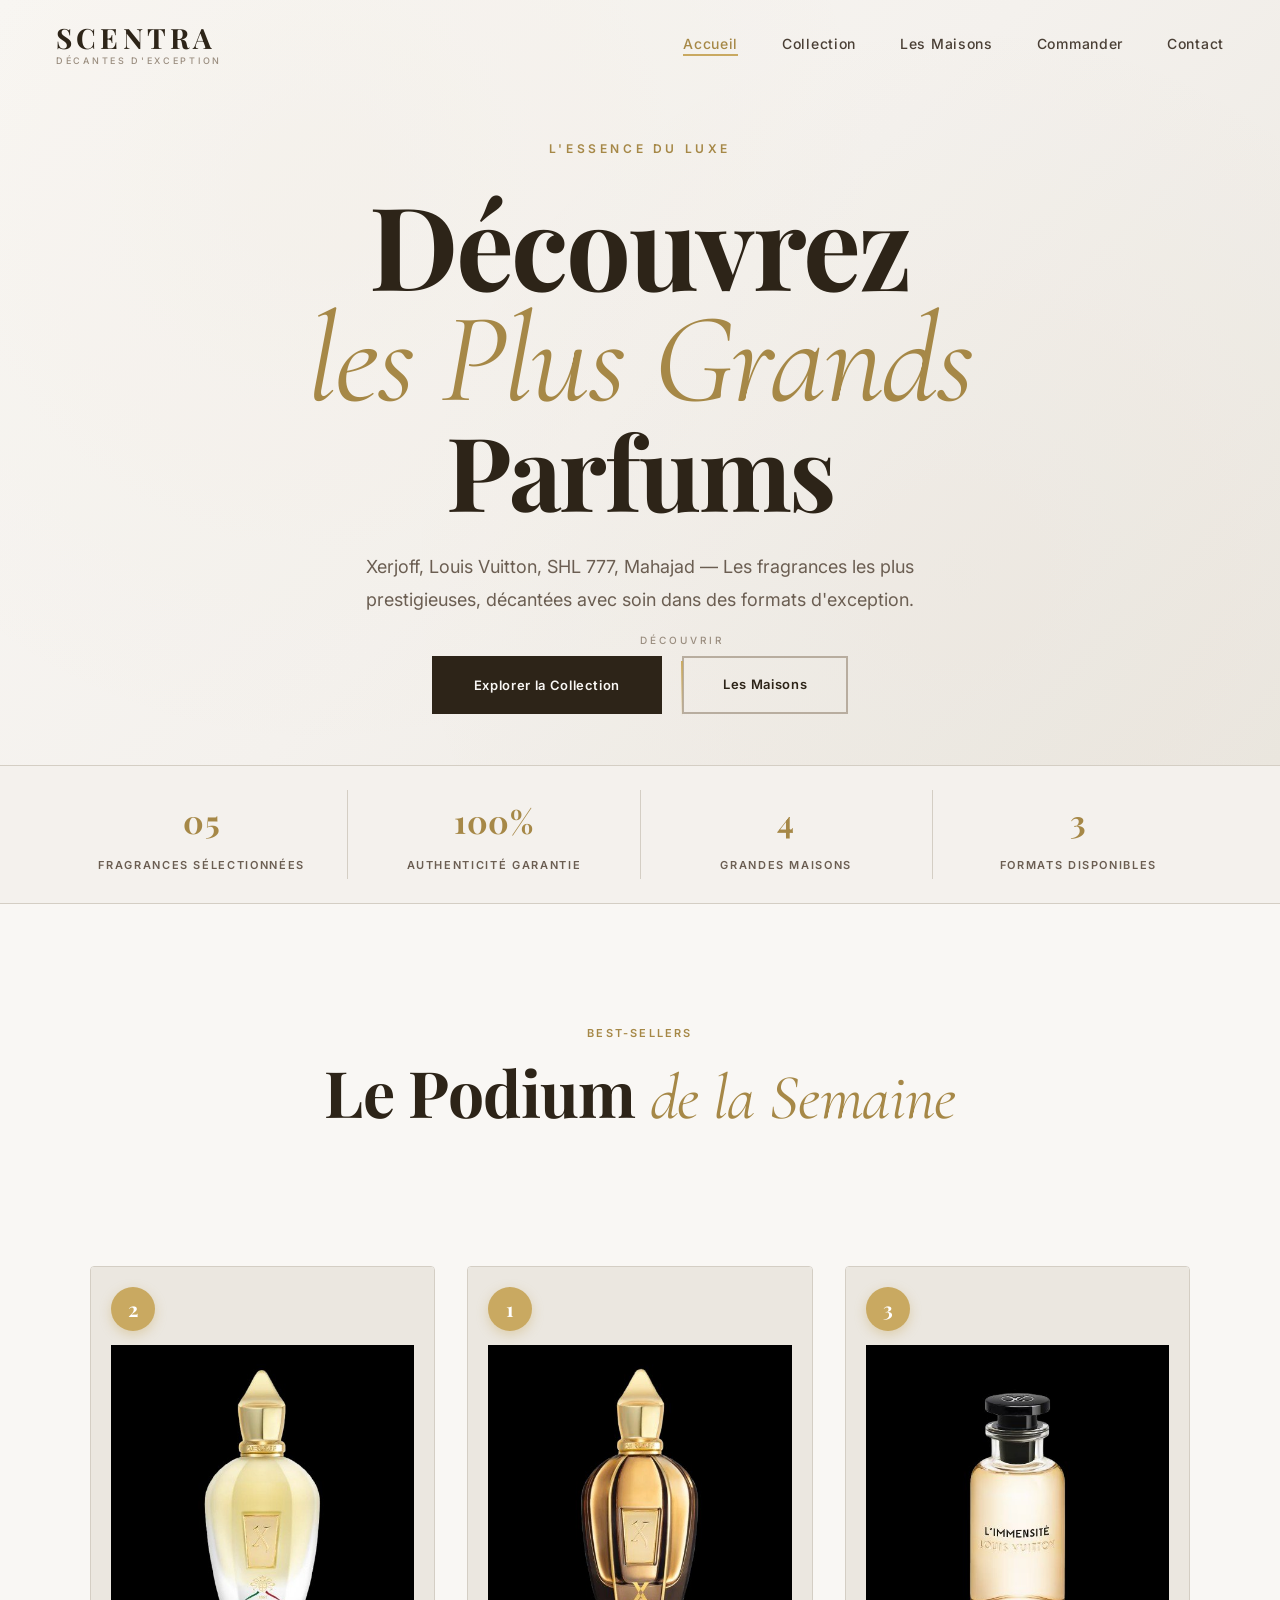
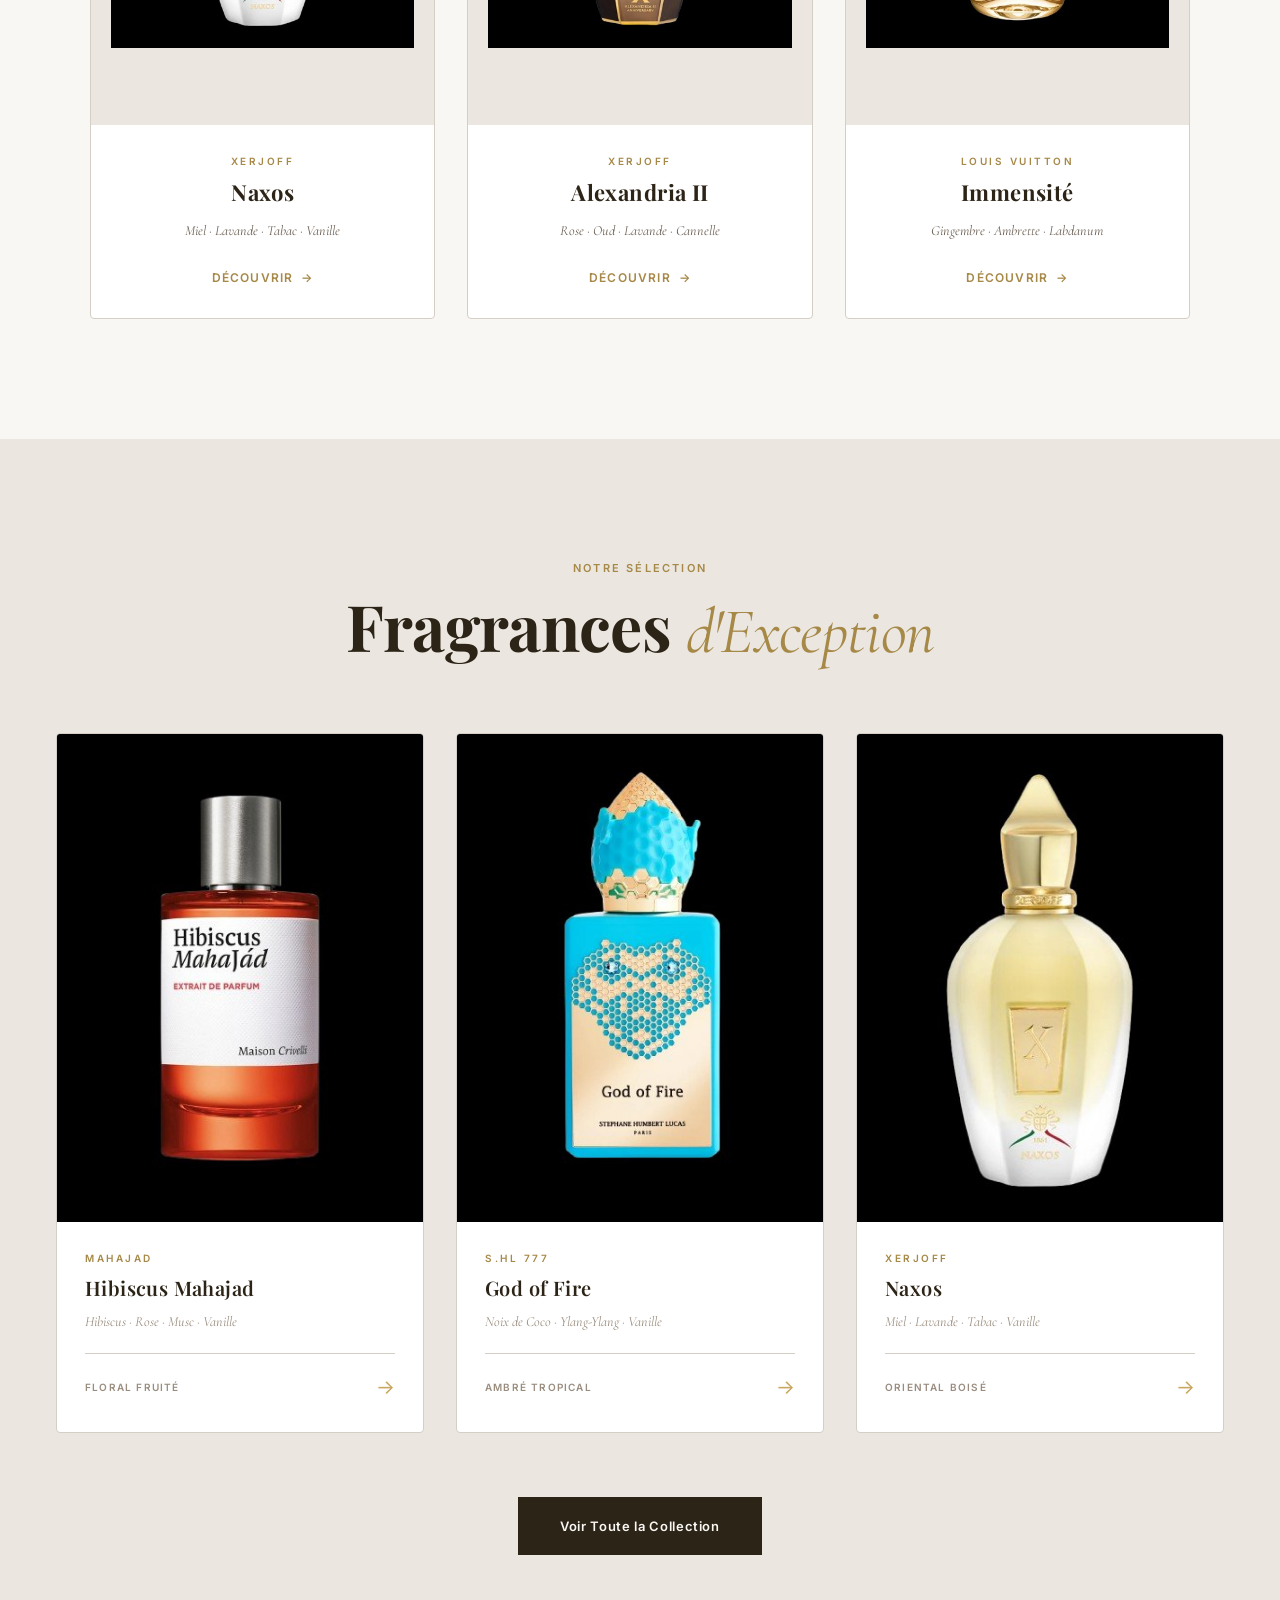
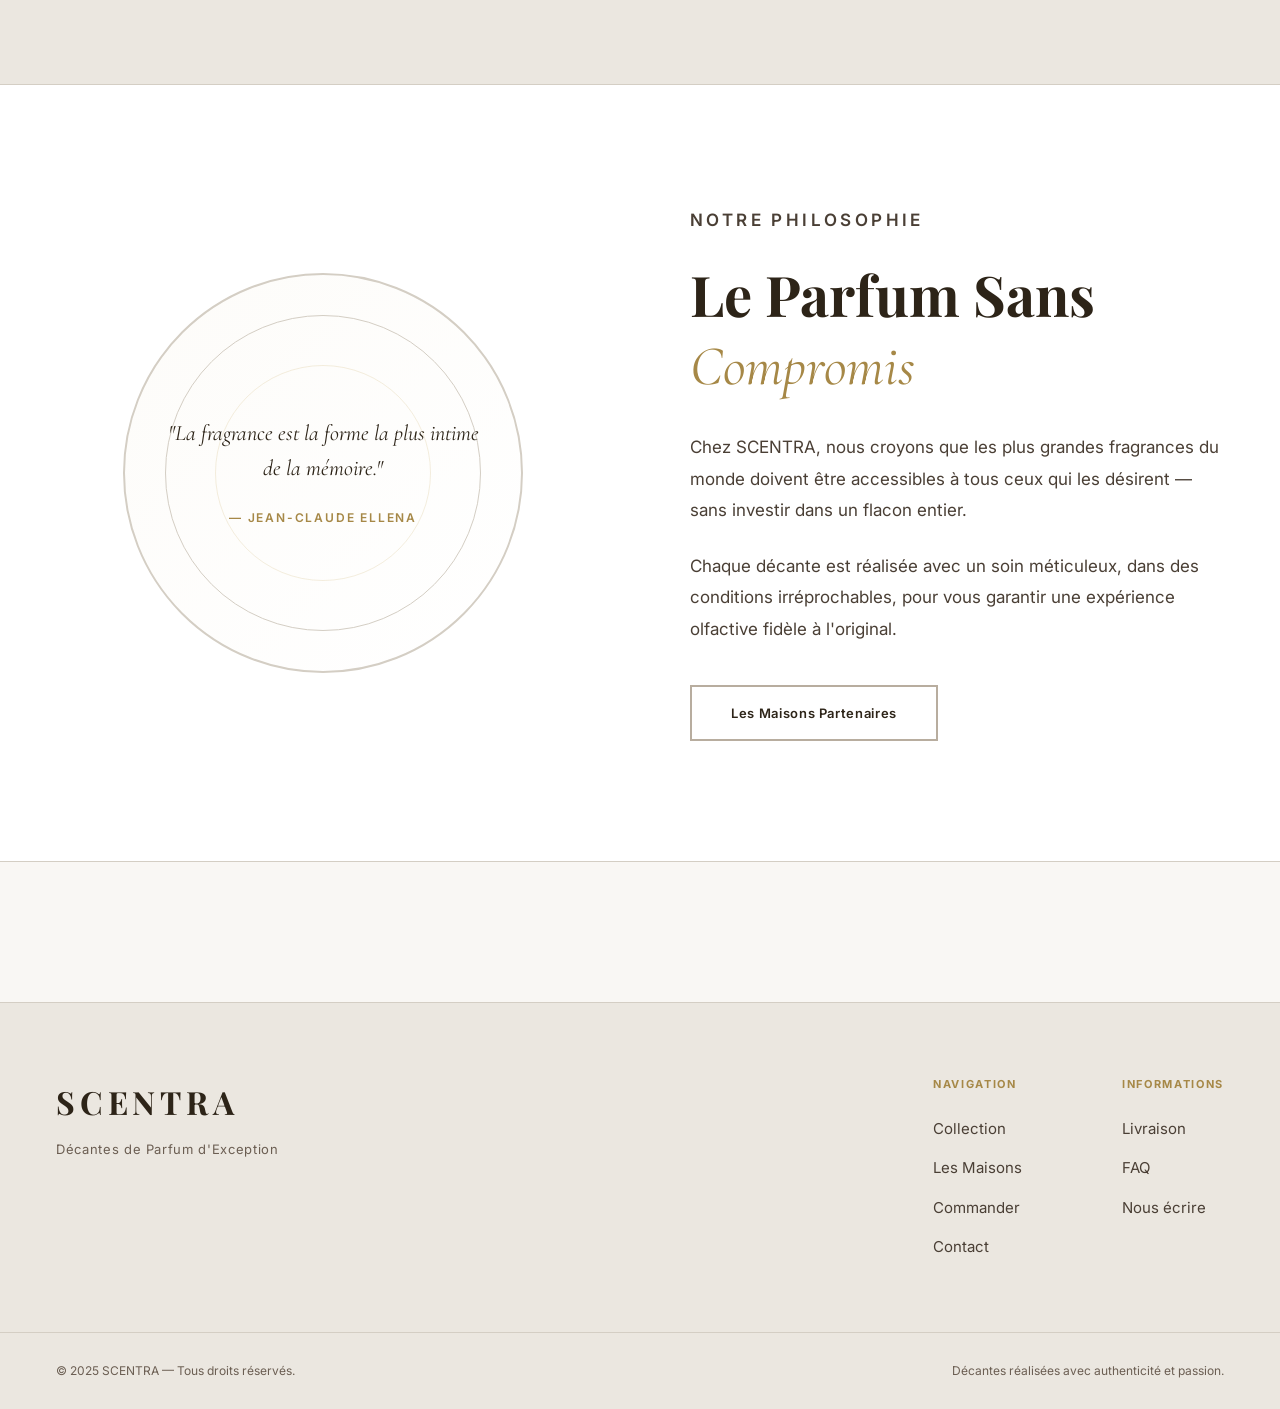
<file: scentra/index.html>
<!DOCTYPE html>
<html lang="fr">
<head>
  <meta charset="UTF-8">
  <meta name="viewport" content="width=device-width, initial-scale=1.0">
  <title>SCENTRA — Décantes de Parfum d'Exception</title>
  <link rel="stylesheet" href="css/global.css">
  <link rel="stylesheet" href="css/home.css">
</head>
<body>

  <!-- NAVIGATION -->
  <nav class="nav" id="nav">
    <div class="nav-inner">
      <a href="index.html" class="nav-logo">
        <span class="logo-main">SCENTRA</span>
        <span class="logo-sub">Décantes d'Exception</span>
      </a>
      <ul class="nav-links">
        <li><a href="index.html" class="active">Accueil</a></li>
        <li><a href="collection.html">Collection</a></li>
        <li><a href="maisons.html">Les Maisons</a></li>
        <li><a href="commander.html">Commander</a></li>
        <li><a href="contact.html">Contact</a></li>
      </ul>
      <button class="nav-burger" id="navBurger" aria-label="Menu">
        <span></span><span></span><span></span>
      </button>
    </div>
    <div class="nav-mobile" id="navMobile">
      <a href="index.html">Accueil</a>
      <a href="collection.html">Collection</a>
      <a href="maisons.html">Les Maisons</a>
      <a href="commander.html">Commander</a>
      <a href="contact.html">Contact</a>
    </div>
  </nav>

  <!-- HERO -->
  <section class="hero">
    <div class="hero-bg">
      <div class="hero-pattern"></div>
    </div>
    <div class="hero-content">
      <p class="hero-eyebrow">L'Essence du Luxe</p>
      <h1 class="hero-title">
        <span class="line-1">Découvrez</span>
        <span class="line-2">les Plus Grands</span>
        <span class="line-3">Parfums</span>
      </h1>
      <p class="hero-desc">
        Xerjoff, Louis Vuitton, SHL 777, Mahajad — Les fragrances les plus prestigieuses, 
        décantées avec soin dans des formats d'exception.
      </p>
      <div class="hero-cta">
        <a href="collection.html" class="btn-primary"><span>Explorer la Collection</span></a>
        <a href="maisons.html" class="btn-secondary">Les Maisons</a>
      </div>
    </div>
    <div class="hero-scroll" onclick="document.querySelector('.strip').scrollIntoView({behavior:'smooth'})">
      <span>Découvrir</span>
      <div class="scroll-line"></div>
    </div>
  </section>

  <!-- STRIP -->
  <section class="strip">
    <div class="strip-inner">
      <div class="strip-item">
        <span class="strip-num">05</span>
        <span class="strip-label">Fragrances Sélectionnées</span>
      </div>
      <div class="strip-divider"></div>
      <div class="strip-item">
        <span class="strip-num">100%</span>
        <span class="strip-label">Authenticité Garantie</span>
      </div>
      <div class="strip-divider"></div>
      <div class="strip-item">
        <span class="strip-num">4</span>
        <span class="strip-label">Grandes Maisons</span>
      </div>
      <div class="strip-divider"></div>
      <div class="strip-item">
        <span class="strip-num">3</span>
        <span class="strip-label">Formats Disponibles</span>
      </div>
    </div>
  </section>

  <!-- TOP 3 PODIUM -->
  <section class="podium-section">
    <div class="podium-header section-header">
      <p class="section-eyebrow">Best-Sellers</p>
      <h2 class="section-title">Le Podium <em>de la Semaine</em></h2>
    </div>

    <div class="podium-container">

      <!-- RANK 1 -->
      <article class="podium-item rank-1">
        <div class="podium-rank">1</div>
        <div class="podium-img">
          <img src="images/alexandria.png" alt="Xerjoff Alexandria II" style="width:100%; height:100%; object-fit:contain; padding:20px;">
        </div>
        <div class="podium-content">
          <p class="podium-house">Xerjoff</p>
          <h3 class="podium-name">Alexandria II</h3>
          <p class="podium-notes">Rose · Oud · Lavande · Cannelle</p>
          <a href="collection.html#alexandria" class="podium-cta">
            Découvrir <span>→</span>
          </a>
        </div>
      </article>

      <!-- RANK 2 -->
      <article class="podium-item rank-2">
        <div class="podium-rank">2</div>
        <div class="podium-img">
          <img src="images/naxos.png" alt="Xerjoff Naxos" style="width:100%; height:100%; object-fit:contain; padding:20px;">
        </div>
        <div class="podium-content">
          <p class="podium-house">Xerjoff</p>
          <h3 class="podium-name">Naxos</h3>
          <p class="podium-notes">Miel · Lavande · Tabac · Vanille</p>
          <a href="collection.html#naxos" class="podium-cta">
            Découvrir <span>→</span>
          </a>
        </div>
      </article>

      <!-- RANK 3 -->
      <article class="podium-item rank-3">
        <div class="podium-rank">3</div>
        <div class="podium-img">
          <img src="images/immensite.png" alt="Louis Vuitton Immensité" style="width:100%; height:100%; object-fit:contain; padding:20px;">
        </div>
        <div class="podium-content">
          <p class="podium-house">Louis Vuitton</p>
          <h3 class="podium-name">Immensité</h3>
          <p class="podium-notes">Gingembre · Ambrette · Labdanum</p>
          <a href="collection.html#immensite" class="podium-cta">
            Découvrir <span>→</span>
          </a>
        </div>
      </article>

    </div>
  </section>

  <!-- COLLECTION PREVIEW -->
  <section class="collection-preview">
    <div class="section-header">
      <p class="section-eyebrow">Notre Sélection</p>
      <h2 class="section-title">Fragrances <em>d'Exception</em></h2>
    </div>

    <div class="fragrance-grid">

      <!-- Hibiscus Mahajad -->
      <article class="frag-card" data-house="mahajad">
        <div class="card-img">
          <img src="images/hibiscus-mahajad.png" alt="Hibiscus Mahajad" class="card-visual" style="width:100%; height:100%; object-fit:cover;">
        </div>
        <div class="card-body">
          <p class="card-house">Mahajad</p>
          <h3 class="card-name">Hibiscus Mahajad</h3>
          <p class="card-notes">Hibiscus · Rose · Musc · Vanille</p>
          <div class="card-footer">
            <span class="card-family">Floral Fruité</span>
            <a href="collection.html#hibiscus" class="card-link">→</a>
          </div>
        </div>
      </article>

      <!-- God of Fire -->
      <article class="frag-card" data-house="shl">
        <div class="card-img">
          <img src="images/god-of-fire.png" alt="SHL God of Fire" class="card-visual" style="width:100%; height:100%; object-fit:cover;">
        </div>
        <div class="card-body">
          <p class="card-house">S.HL 777</p>
          <h3 class="card-name">God of Fire</h3>
          <p class="card-notes">Noix de Coco · Ylang-Ylang · Vanille</p>
          <div class="card-footer">
            <span class="card-family">Ambré Tropical</span>
            <a href="collection.html#godoffire" class="card-link">→</a>
          </div>
        </div>
      </article>

      <!-- Naxos -->
      <article class="frag-card" data-house="xerjoff">
        <div class="card-img">
          <img src="images/naxos.png" alt="Xerjoff Naxos" class="card-visual" style="width:100%; height:100%; object-fit:cover;">
        </div>
        <div class="card-body">
          <p class="card-house">Xerjoff</p>
          <h3 class="card-name">Naxos</h3>
          <p class="card-notes">Miel · Lavande · Tabac · Vanille</p>
          <div class="card-footer">
            <span class="card-family">Oriental Boisé</span>
            <a href="collection.html#naxos" class="card-link">→</a>
          </div>
        </div>
      </article>

    </div>

    <div class="featured-more">
      <a href="collection.html" class="btn-primary"><span>Voir Toute la Collection</span></a>
    </div>
  </section>

  <!-- PHILOSOPHY -->
  <section class="philosophy">
    <div class="phil-grid">
      <div class="phil-visual">
        <div class="phil-circle"></div>
        <div class="phil-quote">
          <p>"La fragrance est la forme la plus intime de la mémoire."</p>
          <cite>— Jean-Claude Ellena</cite>
        </div>
      </div>
      <div class="phil-text">
        <p class="section-eyebrow">Notre Philosophie</p>
        <h2>Le Parfum Sans<br><em>Compromis</em></h2>
        <p>Chez SCENTRA, nous croyons que les plus grandes fragrances du monde doivent être accessibles à tous ceux qui les désirent — sans investir dans un flacon entier.</p>
        <p>Chaque décante est réalisée avec un soin méticuleux, dans des conditions irréprochables, pour vous garantir une expérience olfactive fidèle à l'original.</p>
        <a href="maisons.html" class="btn-secondary">Les Maisons Partenaires</a>
      </div>
    </div>
  </section>

  <!-- FOOTER -->
  <footer class="footer">
    <div class="footer-inner">
      <div class="footer-brand">
        <p class="footer-logo">SCENTRA</p>
        <p class="footer-tagline">Décantes de Parfum d'Exception</p>
      </div>
      <div class="footer-links">
        <div class="footer-col">
          <p class="col-title">Navigation</p>
          <a href="collection.html">Collection</a>
          <a href="maisons.html">Les Maisons</a>
          <a href="commander.html">Commander</a>
          <a href="contact.html">Contact</a>
        </div>
        <div class="footer-col">
          <p class="col-title">Informations</p>
          <a href="commander.html#livraison">Livraison</a>
          <a href="commander.html#faq">FAQ</a>
          <a href="contact.html">Nous écrire</a>
        </div>
      </div>
    </div>
    <div class="footer-bottom">
      <p>© 2025 SCENTRA — Tous droits réservés.</p>
      <p>Décantes réalisées avec authenticité et passion.</p>
    </div>
  </footer>

  <script src="js/nav.js"></script>
  <script src="js/animations.js"></script>
</body>
</html>
</file>
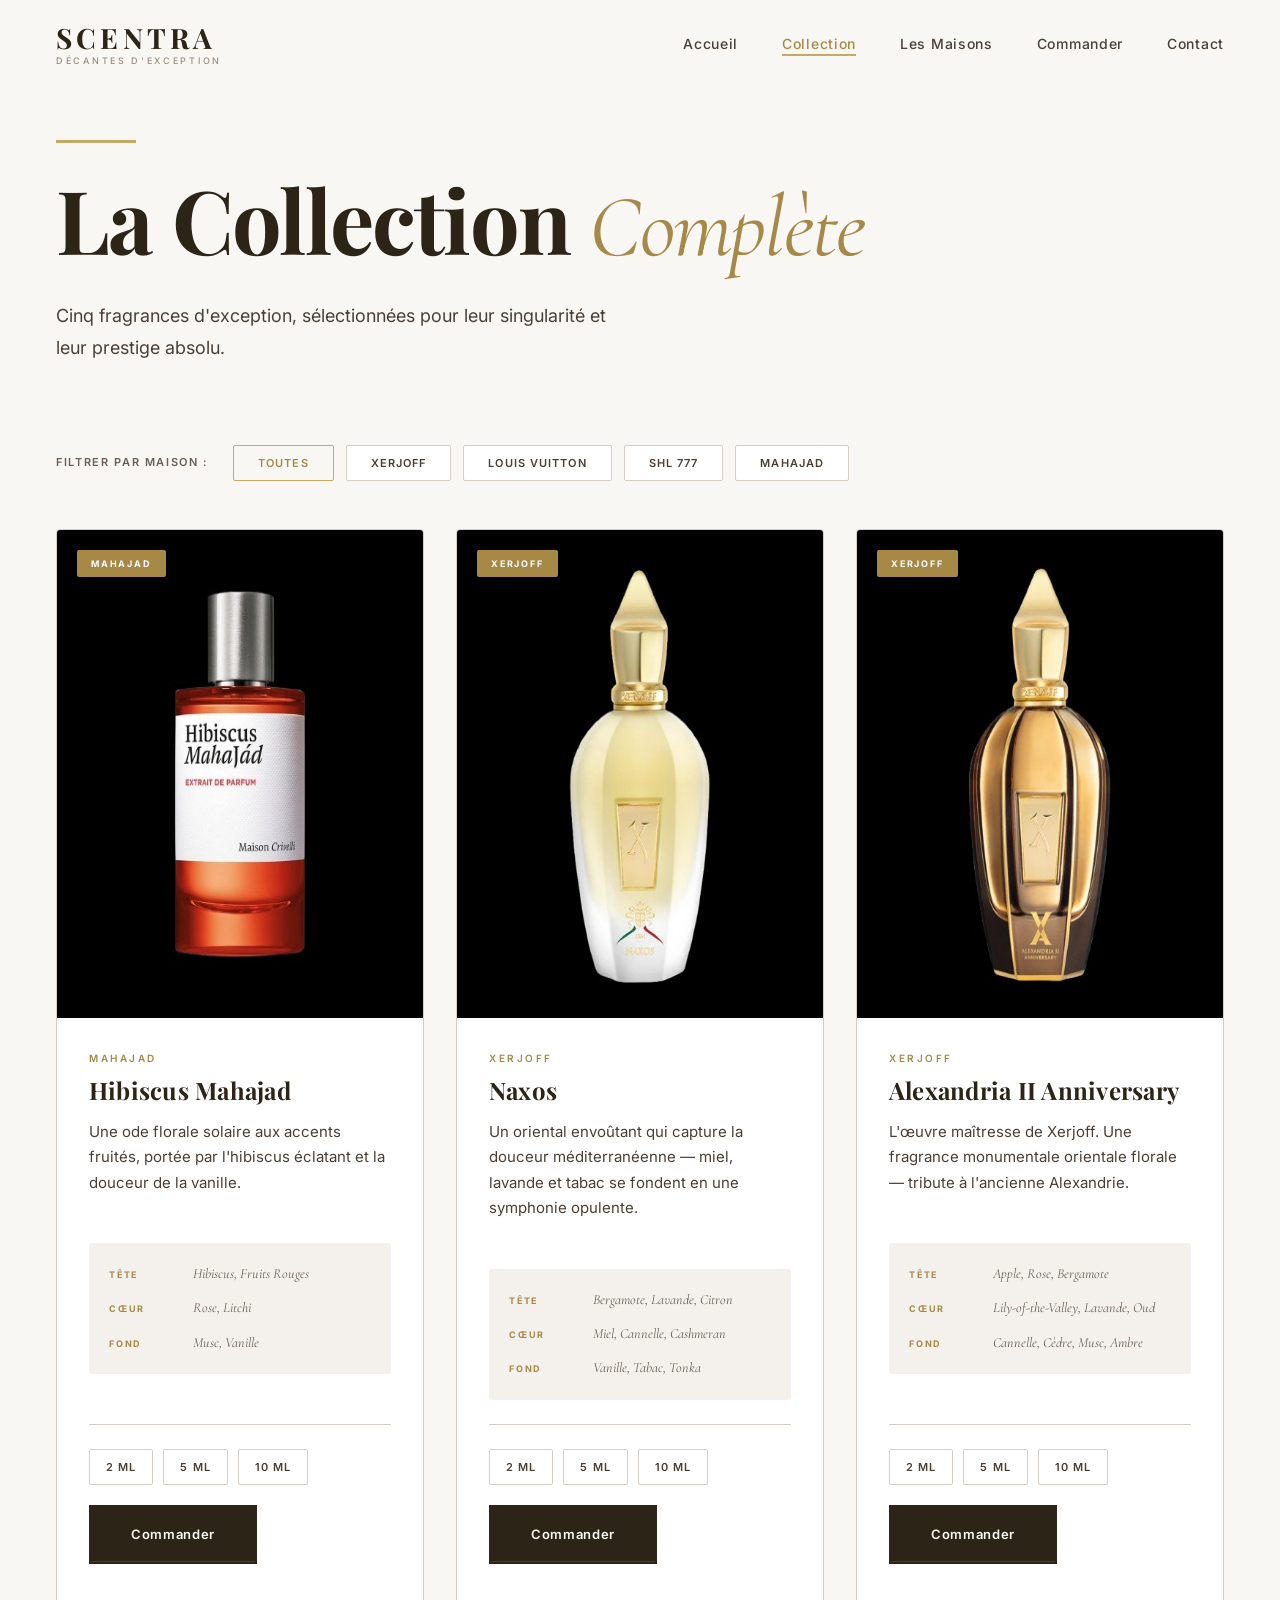
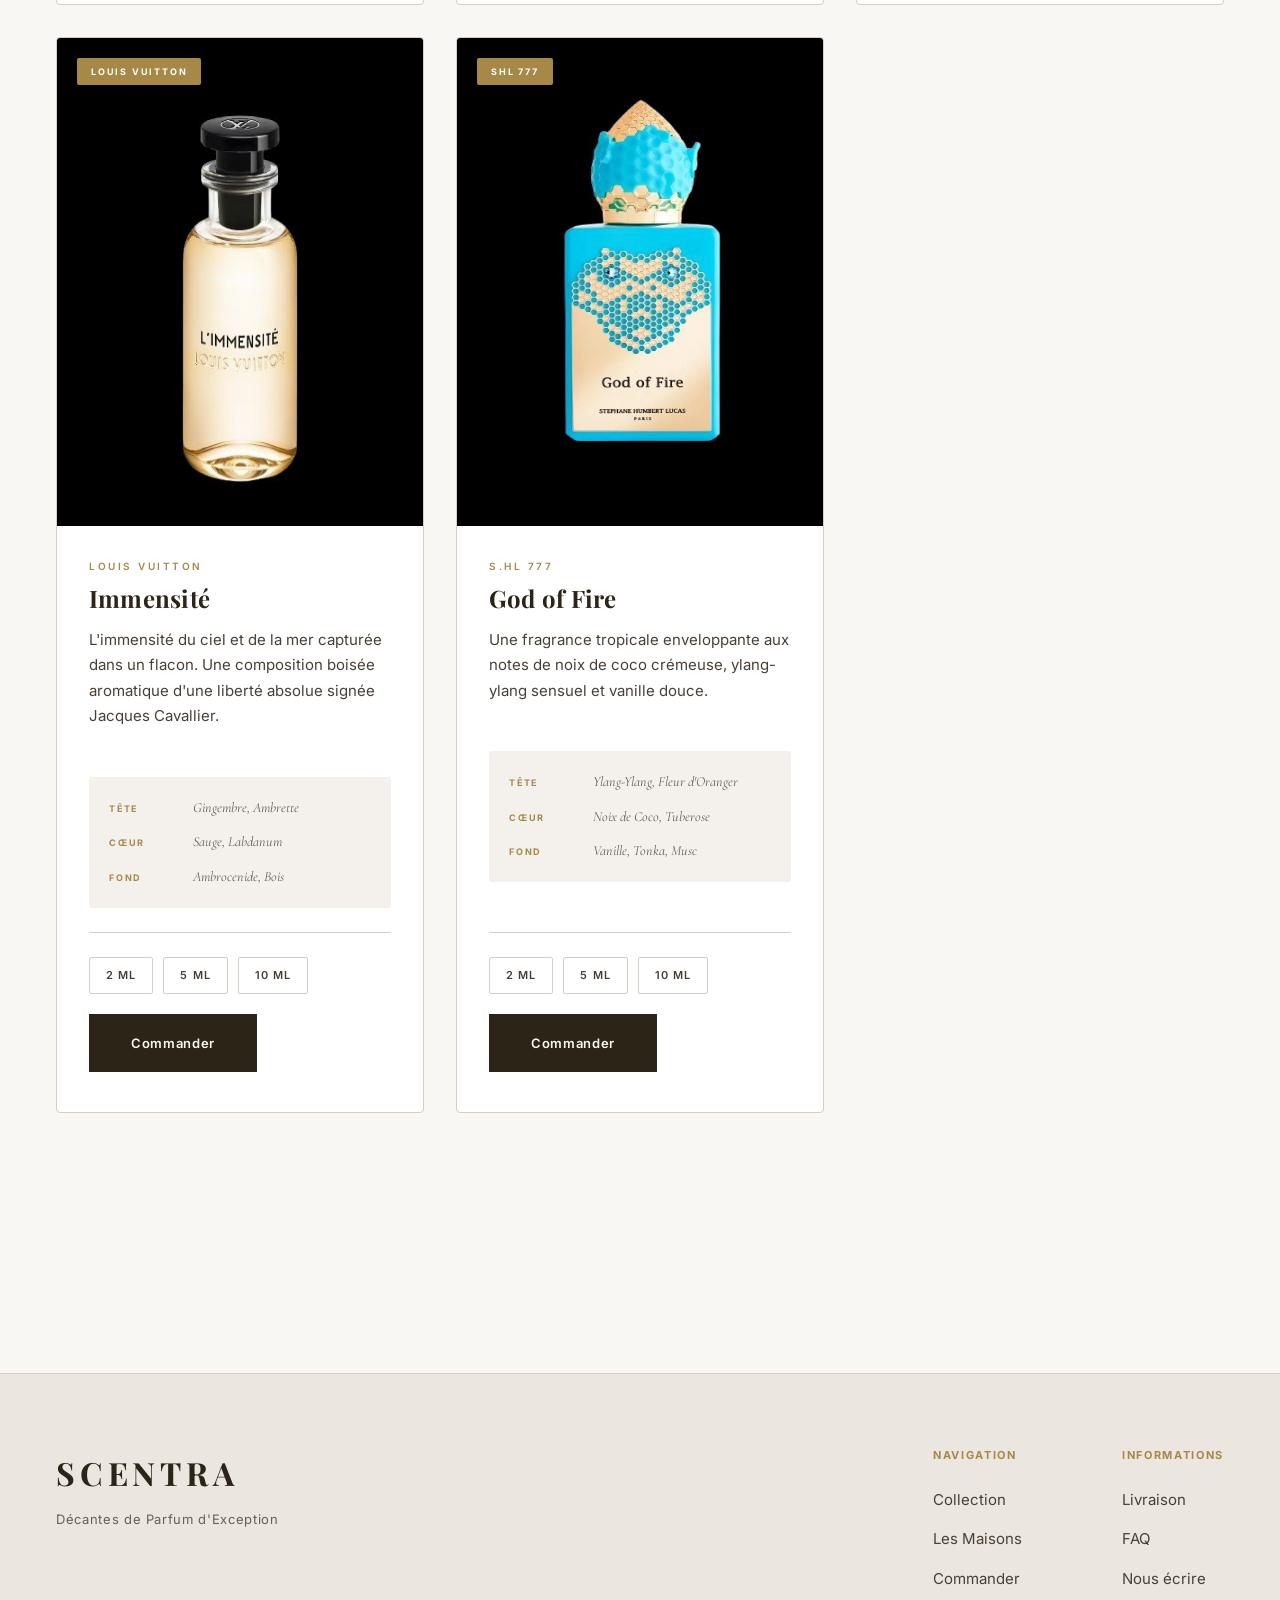
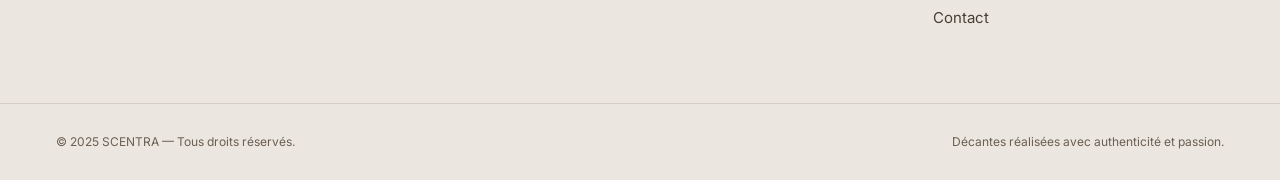
<file: scentra/collection.html>
<!DOCTYPE html>
<html lang="fr">
<head>
  <meta charset="UTF-8">
  <meta name="viewport" content="width=device-width, initial-scale=1.0">
  <title>Collection — SCENTRA</title>
  <link rel="stylesheet" href="css/global.css">
  <link rel="stylesheet" href="css/pages.css">
  <link rel="stylesheet" href="css/home.css">
</head>
<body>

  <nav class="nav scrolled" id="nav">
    <div class="nav-inner">
      <a href="index.html" class="nav-logo">
        <span class="logo-main">SCENTRA</span>
        <span class="logo-sub">Décantes d'Exception</span>
      </a>
      <ul class="nav-links">
        <li><a href="index.html">Accueil</a></li>
        <li><a href="collection.html" class="active">Collection</a></li>
        <li><a href="maisons.html">Les Maisons</a></li>
        <li><a href="commander.html">Commander</a></li>
        <li><a href="contact.html">Contact</a></li>
      </ul>
      <button class="nav-burger" id="navBurger"><span></span><span></span><span></span></button>
    </div>
    <div class="nav-mobile" id="navMobile">
      <a href="index.html">Accueil</a>
      <a href="collection.html">Collection</a>
      <a href="maisons.html">Les Maisons</a>
      <a href="commander.html">Commander</a>
      <a href="contact.html">Contact</a>
    </div>
  </nav>

  <section class="page-hero">
    <div class="page-hero-line"></div>
    <h1>La Collection <em>Complète</em></h1>
    <p>Cinq fragrances d'exception, sélectionnées pour leur singularité et leur prestige absolu.</p>
  </section>

  <div class="collection-filters">
    <span class="filter-label">Filtrer par maison :</span>
    <button class="filter-btn active" data-filter="all">Toutes</button>
    <button class="filter-btn" data-filter="xerjoff">Xerjoff</button>
    <button class="filter-btn" data-filter="lv">Louis Vuitton</button>
    <button class="filter-btn" data-filter="shl">SHL 777</button>
    <button class="filter-btn" data-filter="mahajad">Mahajad</button>
  </div>

  <div class="collection-grid">

    <!-- 1. Hibiscus Mahajad -->
    <article class="product-card" data-house="mahajad" id="hibiscus">
      <div class="product-img">
        <img src="images/hibiscus-mahajad.png" alt="Hibiscus Mahajad" class="product-visual">
        <span class="product-badge">Mahajad</span>
      </div>
      <div class="product-details">
        <p class="product-house">Mahajad</p>
        <h2 class="product-name">Hibiscus Mahajad</h2>
        <p class="product-desc">Une ode florale solaire aux accents fruités, portée par l'hibiscus éclatant et la douceur de la vanille.</p>
        <div class="product-pyramid">
          <div class="pyramid-row">
            <span class="pyramid-label">Tête</span>
            <span class="pyramid-notes">Hibiscus, Fruits Rouges</span>
          </div>
          <div class="pyramid-row">
            <span class="pyramid-label">Cœur</span>
            <span class="pyramid-notes">Rose, Litchi</span>
          </div>
          <div class="pyramid-row">
            <span class="pyramid-label">Fond</span>
            <span class="pyramid-notes">Musc, Vanille</span>
          </div>
        </div>
        <div class="product-formats">
          <span class="format-tag">2 ml</span>
          <span class="format-tag">5 ml</span>
          <span class="format-tag">10 ml</span>
        </div>
        <div class="product-cta">
          <a href="commander.html" class="btn-primary"><span>Commander</span></a>
        </div>
      </div>
    </article>

    <!-- 2. Xerjoff Naxos -->
    <article class="product-card" data-house="xerjoff" id="naxos">
      <div class="product-img">
        <img src="images/naxos.png" alt="Xerjoff Naxos" class="product-visual">
        <span class="product-badge">Xerjoff</span>
      </div>
      <div class="product-details">
        <p class="product-house">Xerjoff</p>
        <h2 class="product-name">Naxos</h2>
        <p class="product-desc">Un oriental envoûtant qui capture la douceur méditerranéenne — miel, lavande et tabac se fondent en une symphonie opulente.</p>
        <div class="product-pyramid">
          <div class="pyramid-row">
            <span class="pyramid-label">Tête</span>
            <span class="pyramid-notes">Bergamote, Lavande, Citron</span>
          </div>
          <div class="pyramid-row">
            <span class="pyramid-label">Cœur</span>
            <span class="pyramid-notes">Miel, Cannelle, Cashmeran</span>
          </div>
          <div class="pyramid-row">
            <span class="pyramid-label">Fond</span>
            <span class="pyramid-notes">Vanille, Tabac, Tonka</span>
          </div>
        </div>
        <div class="product-formats">
          <span class="format-tag">2 ml</span>
          <span class="format-tag">5 ml</span>
          <span class="format-tag">10 ml</span>
        </div>
        <div class="product-cta">
          <a href="commander.html" class="btn-primary"><span>Commander</span></a>
        </div>
      </div>
    </article>

    <!-- 3. Xerjoff Alexandria II -->
    <article class="product-card" data-house="xerjoff" id="alexandria">
      <div class="product-img">
        <img src="images/alexandria.png" alt="Xerjoff Alexandria II" class="product-visual">
        <span class="product-badge">Xerjoff</span>
      </div>
      <div class="product-details">
        <p class="product-house">Xerjoff</p>
        <h2 class="product-name">Alexandria II Anniversary</h2>
        <p class="product-desc">L'œuvre maîtresse de Xerjoff. Une fragrance monumentale orientale florale — tribute à l'ancienne Alexandrie.</p>
        <div class="product-pyramid">
          <div class="pyramid-row">
            <span class="pyramid-label">Tête</span>
            <span class="pyramid-notes">Apple, Rose, Bergamote</span>
          </div>
          <div class="pyramid-row">
            <span class="pyramid-label">Cœur</span>
            <span class="pyramid-notes">Lily-of-the-Valley, Lavande, Oud</span>
          </div>
          <div class="pyramid-row">
            <span class="pyramid-label">Fond</span>
            <span class="pyramid-notes">Cannelle, Cèdre, Musc, Ambre</span>
          </div>
        </div>
        <div class="product-formats">
          <span class="format-tag">2 ml</span>
          <span class="format-tag">5 ml</span>
          <span class="format-tag">10 ml</span>
        </div>
        <div class="product-cta">
          <a href="commander.html" class="btn-primary"><span>Commander</span></a>
        </div>
      </div>
    </article>

    <!-- 4. LV Immensité -->
    <article class="product-card" data-house="lv" id="immensite">
      <div class="product-img">
        <img src="images/immensite.png" alt="Louis Vuitton Immensité" class="product-visual">
        <span class="product-badge">Louis Vuitton</span>
      </div>
      <div class="product-details">
        <p class="product-house">Louis Vuitton</p>
        <h2 class="product-name">Immensité</h2>
        <p class="product-desc">L'immensité du ciel et de la mer capturée dans un flacon. Une composition boisée aromatique d'une liberté absolue signée Jacques Cavallier.</p>
        <div class="product-pyramid">
          <div class="pyramid-row">
            <span class="pyramid-label">Tête</span>
            <span class="pyramid-notes">Gingembre, Ambrette</span>
          </div>
          <div class="pyramid-row">
            <span class="pyramid-label">Cœur</span>
            <span class="pyramid-notes">Sauge, Labdanum</span>
          </div>
          <div class="pyramid-row">
            <span class="pyramid-label">Fond</span>
            <span class="pyramid-notes">Ambrocenide, Bois</span>
          </div>
        </div>
        <div class="product-formats">
          <span class="format-tag">2 ml</span>
          <span class="format-tag">5 ml</span>
          <span class="format-tag">10 ml</span>
        </div>
        <div class="product-cta">
          <a href="commander.html" class="btn-primary"><span>Commander</span></a>
        </div>
      </div>
    </article>

    <!-- 5. SHL God of Fire -->
    <article class="product-card" data-house="shl" id="godoffire">
      <div class="product-img">
        <img src="images/god-of-fire.png" alt="SHL God of Fire" class="product-visual">
        <span class="product-badge">SHL 777</span>
      </div>
      <div class="product-details">
        <p class="product-house">S.HL 777</p>
        <h2 class="product-name">God of Fire</h2>
        <p class="product-desc">Une fragrance tropicale enveloppante aux notes de noix de coco crémeuse, ylang-ylang sensuel et vanille douce.</p>
        <div class="product-pyramid">
          <div class="pyramid-row">
            <span class="pyramid-label">Tête</span>
            <span class="pyramid-notes">Ylang-Ylang, Fleur d'Oranger</span>
          </div>
          <div class="pyramid-row">
            <span class="pyramid-label">Cœur</span>
            <span class="pyramid-notes">Noix de Coco, Tuberose</span>
          </div>
          <div class="pyramid-row">
            <span class="pyramid-label">Fond</span>
            <span class="pyramid-notes">Vanille, Tonka, Musc</span>
          </div>
        </div>
        <div class="product-formats">
          <span class="format-tag">2 ml</span>
          <span class="format-tag">5 ml</span>
          <span class="format-tag">10 ml</span>
        </div>
        <div class="product-cta">
          <a href="commander.html" class="btn-primary"><span>Commander</span></a>
        </div>
      </div>
    </article>

  </div>

  <footer class="footer">
    <div class="footer-inner">
      <div class="footer-brand">
        <p class="footer-logo">SCENTRA</p>
        <p class="footer-tagline">Décantes de Parfum d'Exception</p>
      </div>
      <div class="footer-links">
        <div class="footer-col">
          <p class="col-title">Navigation</p>
          <a href="collection.html">Collection</a>
          <a href="maisons.html">Les Maisons</a>
          <a href="commander.html">Commander</a>
          <a href="contact.html">Contact</a>
        </div>
        <div class="footer-col">
          <p class="col-title">Informations</p>
          <a href="commander.html#livraison">Livraison</a>
          <a href="commander.html#faq">FAQ</a>
          <a href="contact.html">Nous écrire</a>
        </div>
      </div>
    </div>
    <div class="footer-bottom">
      <p>© 2025 SCENTRA — Tous droits réservés.</p>
      <p>Décantes réalisées avec authenticité et passion.</p>
    </div>
  </footer>

  <script src="js/nav.js"></script>
  <script src="js/animations.js"></script>
</body>
</html>
</file>
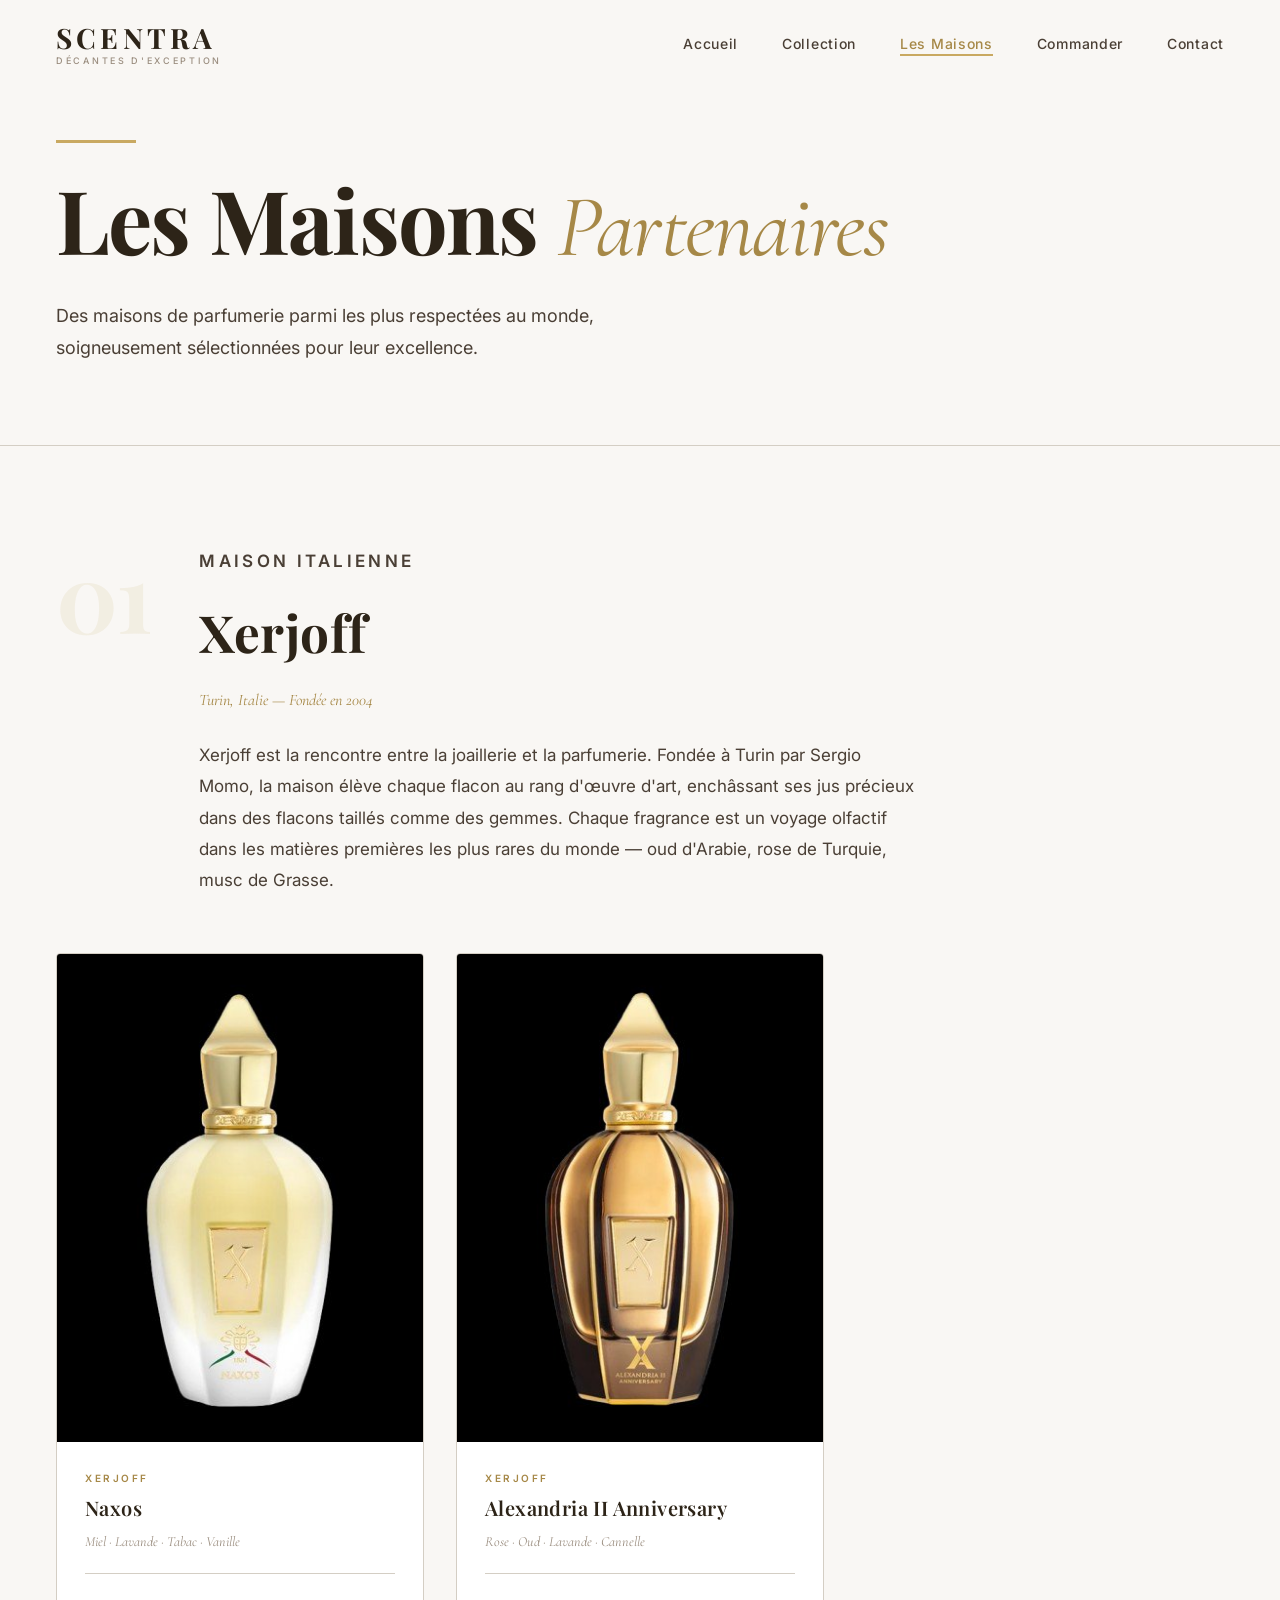
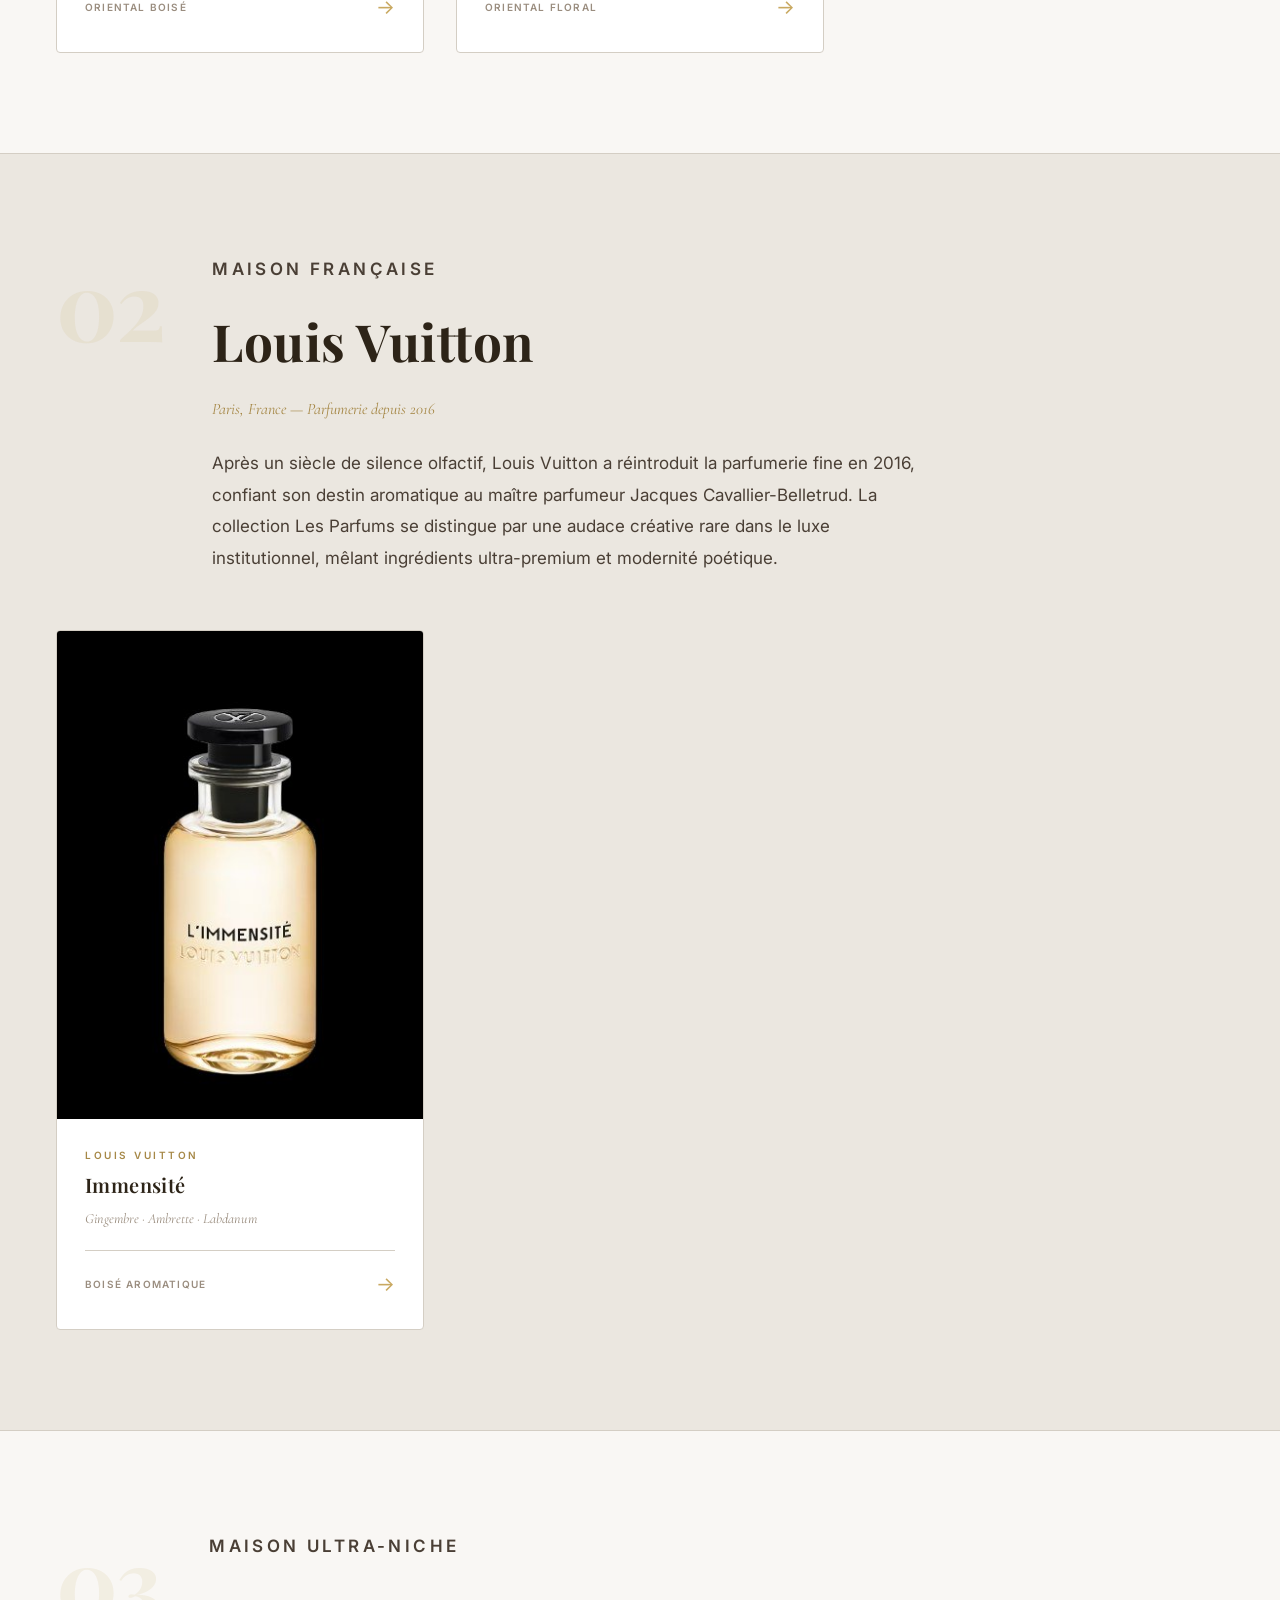
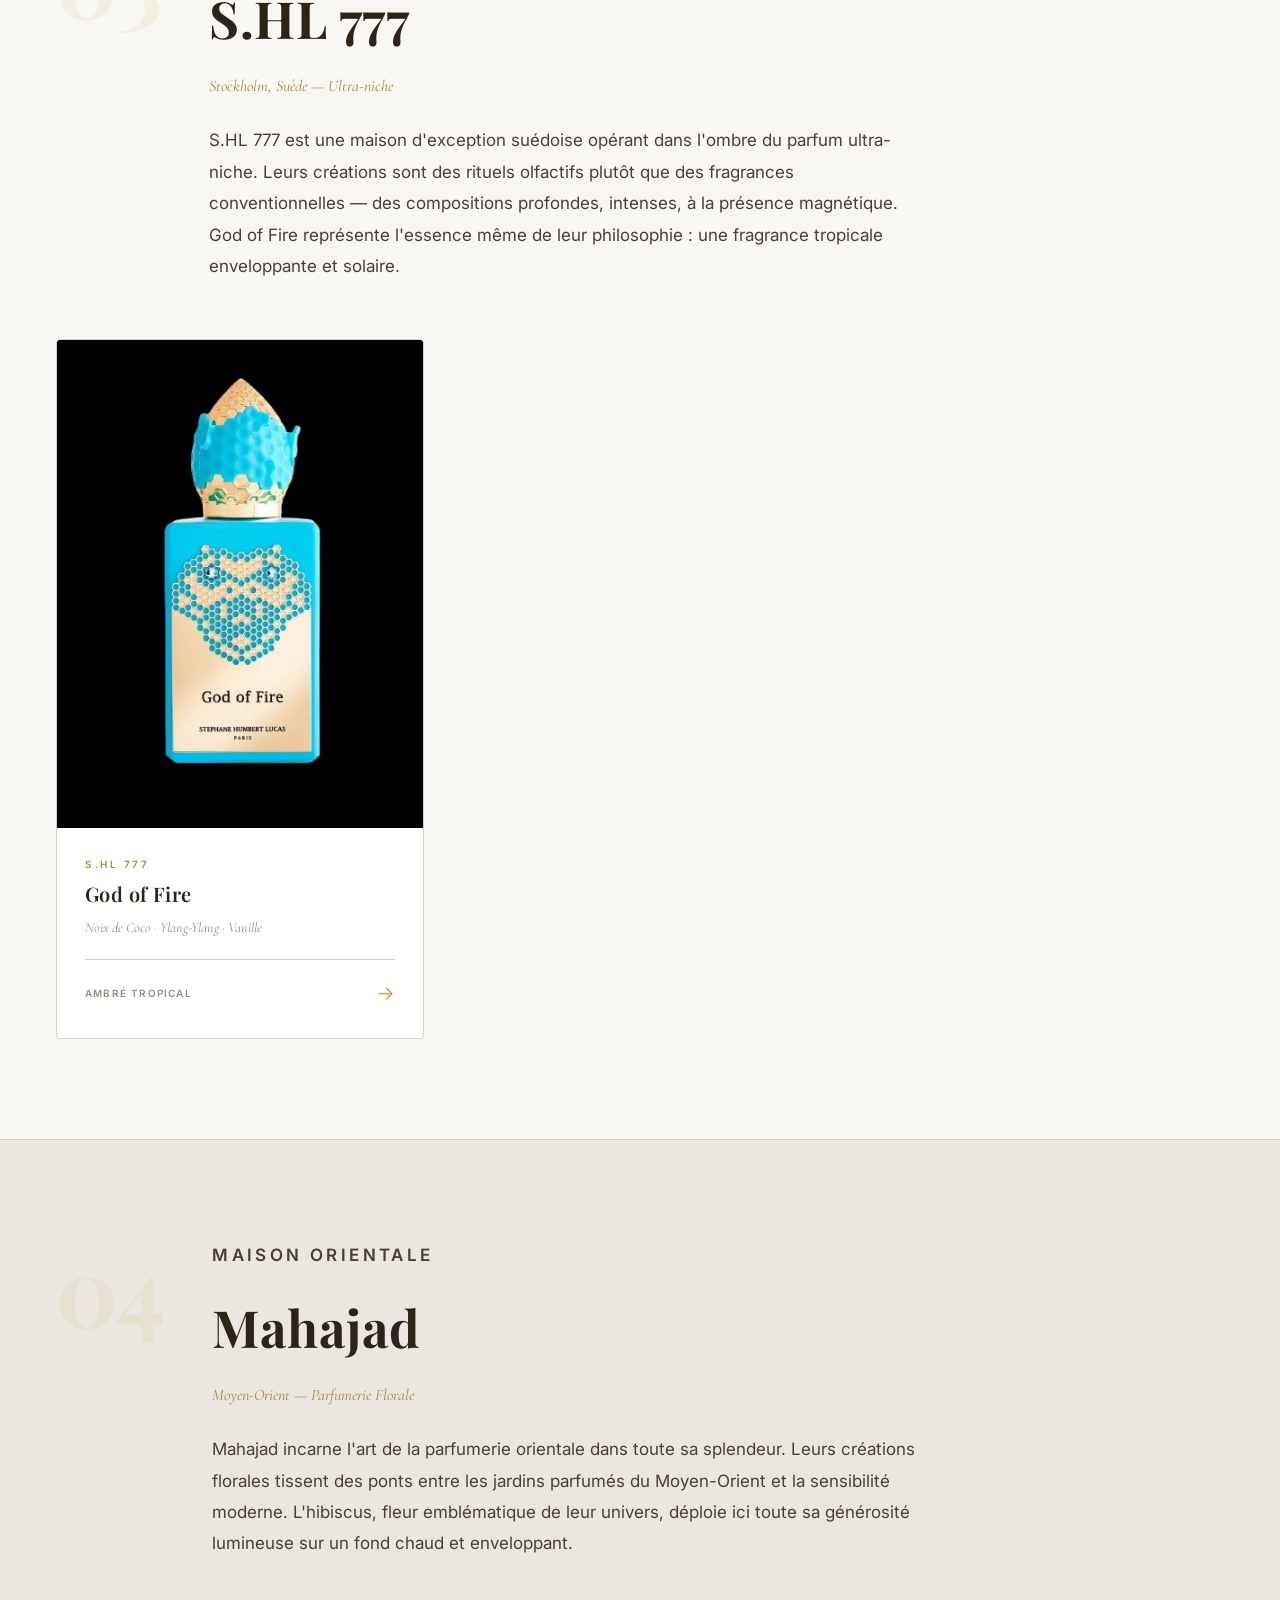
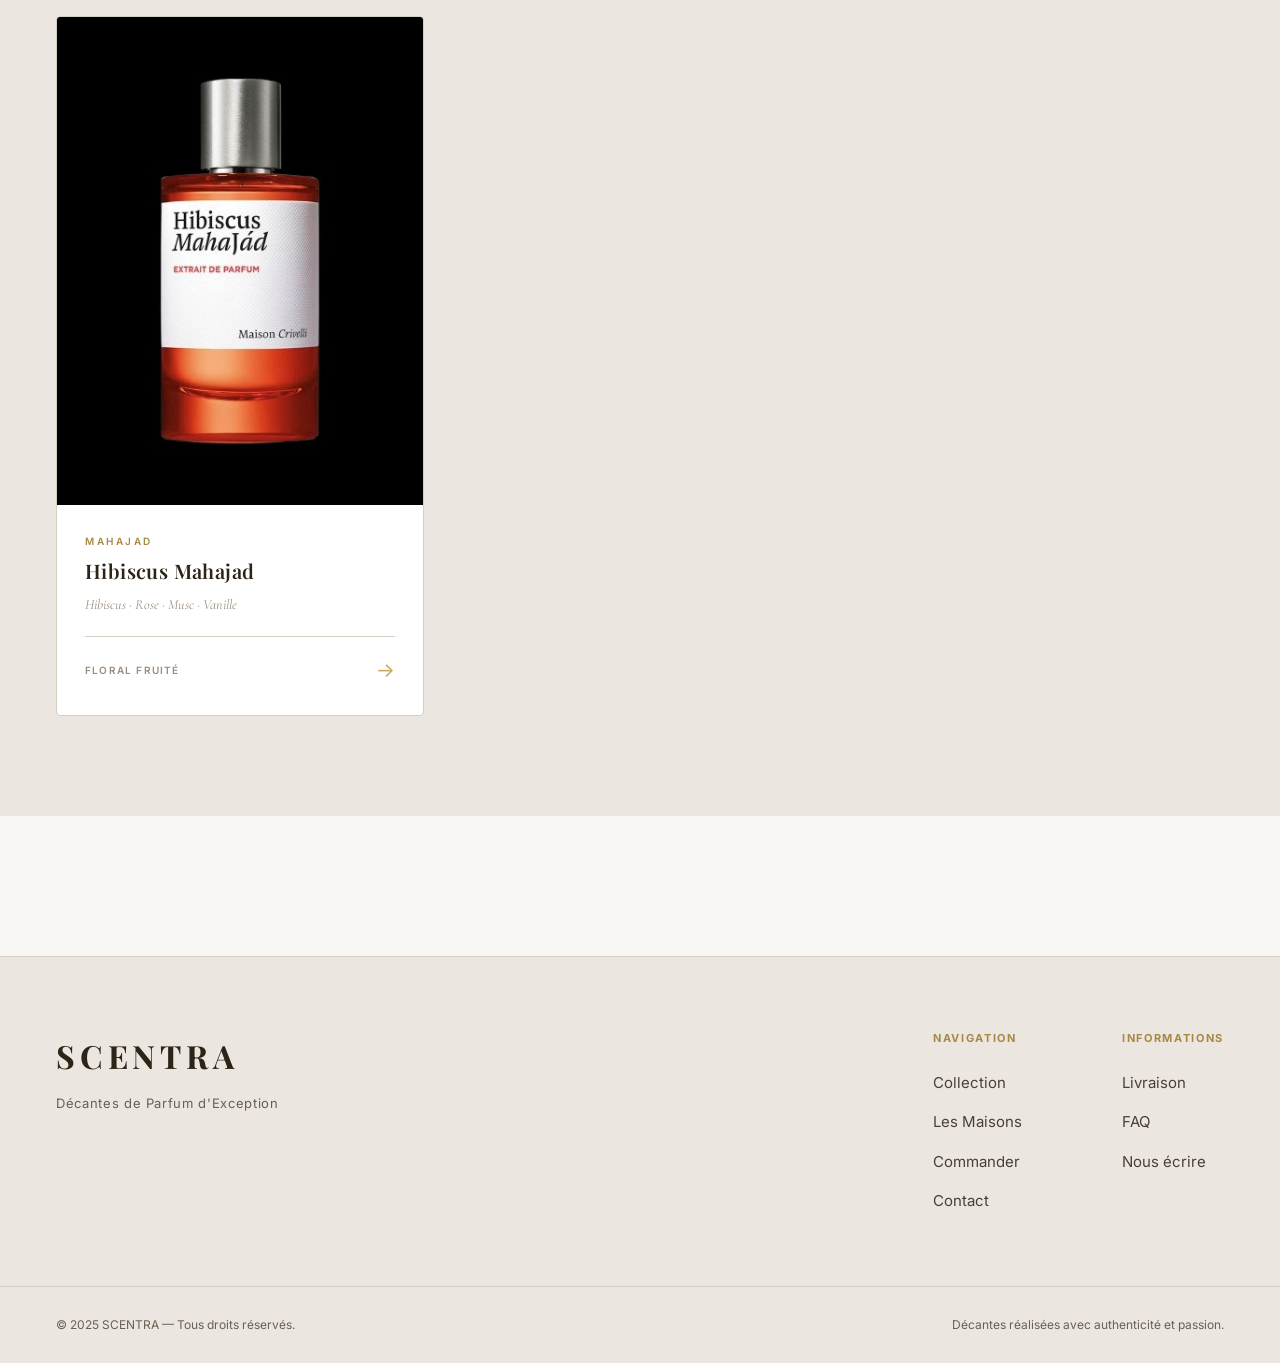
<file: scentra/maisons.html>
<!DOCTYPE html>
<html lang="fr">
<head>
  <meta charset="UTF-8">
  <meta name="viewport" content="width=device-width, initial-scale=1.0">
  <title>Les Maisons — SCENTRA</title>
  <link rel="stylesheet" href="css/global.css">
  <link rel="stylesheet" href="css/pages.css">
  <link rel="stylesheet" href="css/home.css">
</head>
<body>

  <nav class="nav scrolled" id="nav">
    <div class="nav-inner">
      <a href="index.html" class="nav-logo">
        <span class="logo-main">SCENTRA</span>
        <span class="logo-sub">Décantes d'Exception</span>
      </a>
      <ul class="nav-links">
        <li><a href="index.html">Accueil</a></li>
        <li><a href="collection.html">Collection</a></li>
        <li><a href="maisons.html" class="active">Les Maisons</a></li>
        <li><a href="commander.html">Commander</a></li>
        <li><a href="contact.html">Contact</a></li>
      </ul>
      <button class="nav-burger" id="navBurger"><span></span><span></span><span></span></button>
    </div>
    <div class="nav-mobile" id="navMobile">
      <a href="index.html">Accueil</a>
      <a href="collection.html">Collection</a>
      <a href="maisons.html">Les Maisons</a>
      <a href="commander.html">Commander</a>
      <a href="contact.html">Contact</a>
    </div>
  </nav>

  <section class="page-hero">
    <div class="page-hero-line"></div>
    <h1>Les Maisons <em>Partenaires</em></h1>
    <p>Des maisons de parfumerie parmi les plus respectées au monde, soigneusement sélectionnées pour leur excellence.</p>
  </section>

  <!-- XERJOFF -->
  <section class="house-section" id="xerjoff">
    <div class="house-section-header">
      <div class="house-number">01</div>
      <div class="house-info">
        <p class="section-eyebrow">Maison Italienne</p>
        <h2>Xerjoff</h2>
        <p class="house-origin">Turin, Italie — Fondée en 2004</p>
        <p>Xerjoff est la rencontre entre la joaillerie et la parfumerie. Fondée à Turin par Sergio Momo, la maison élève chaque flacon au rang d'œuvre d'art, enchâssant ses jus précieux dans des flacons taillés comme des gemmes. Chaque fragrance est un voyage olfactif dans les matières premières les plus rares du monde — oud d'Arabie, rose de Turquie, musc de Grasse.</p>
      </div>
    </div>
    <div class="house-fragrances-list">

      <article class="frag-card" data-house="xerjoff">
        <div class="card-img">
          <img src="images/naxos.png" alt="Xerjoff Naxos" class="card-visual">
        </div>
        <div class="card-body">
          <p class="card-house">Xerjoff</p>
          <h3 class="card-name">Naxos</h3>
          <p class="card-notes">Miel · Lavande · Tabac · Vanille</p>
          <div class="card-footer">
            <span class="card-family">Oriental Boisé</span>
            <a href="collection.html#naxos" class="card-link">→</a>
          </div>
        </div>
      </article>

      <article class="frag-card" data-house="xerjoff">
        <div class="card-img">
          <img src="images/alexandria.png" alt="Xerjoff Alexandria II" class="card-visual">
        </div>
        <div class="card-body">
          <p class="card-house">Xerjoff</p>
          <h3 class="card-name">Alexandria II Anniversary</h3>
          <p class="card-notes">Rose · Oud · Lavande · Cannelle</p>
          <div class="card-footer">
            <span class="card-family">Oriental Floral</span>
            <a href="collection.html#alexandria" class="card-link">→</a>
          </div>
        </div>
      </article>

    </div>
  </section>

  <!-- LOUIS VUITTON -->
  <section class="house-section" id="lv">
    <div class="house-section-header">
      <div class="house-number">02</div>
      <div class="house-info">
        <p class="section-eyebrow">Maison Française</p>
        <h2>Louis Vuitton</h2>
        <p class="house-origin">Paris, France — Parfumerie depuis 2016</p>
        <p>Après un siècle de silence olfactif, Louis Vuitton a réintroduit la parfumerie fine en 2016, confiant son destin aromatique au maître parfumeur Jacques Cavallier-Belletrud. La collection Les Parfums se distingue par une audace créative rare dans le luxe institutionnel, mêlant ingrédients ultra-premium et modernité poétique.</p>
      </div>
    </div>
    <div class="house-fragrances-list">
      <article class="frag-card" data-house="lv">
        <div class="card-img">
          <img src="images/immensite.png" alt="Louis Vuitton Immensité" class="card-visual">
        </div>
        <div class="card-body">
          <p class="card-house">Louis Vuitton</p>
          <h3 class="card-name">Immensité</h3>
          <p class="card-notes">Gingembre · Ambrette · Labdanum</p>
          <div class="card-footer">
            <span class="card-family">Boisé Aromatique</span>
            <a href="collection.html#immensite" class="card-link">→</a>
          </div>
        </div>
      </article>
    </div>
  </section>

  <!-- SHL 777 -->
  <section class="house-section" id="shl">
    <div class="house-section-header">
      <div class="house-number">03</div>
      <div class="house-info">
        <p class="section-eyebrow">Maison Ultra-Niche</p>
        <h2>S.HL 777</h2>
        <p class="house-origin">Stockholm, Suède — Ultra-niche</p>
        <p>S.HL 777 est une maison d'exception suédoise opérant dans l'ombre du parfum ultra-niche. Leurs créations sont des rituels olfactifs plutôt que des fragrances conventionnelles — des compositions profondes, intenses, à la présence magnétique. God of Fire représente l'essence même de leur philosophie : une fragrance tropicale enveloppante et solaire.</p>
      </div>
    </div>
    <div class="house-fragrances-list">
      <article class="frag-card" data-house="shl">
        <div class="card-img">
          <img src="images/god-of-fire.png" alt="SHL God of Fire" class="card-visual">
        </div>
        <div class="card-body">
          <p class="card-house">S.HL 777</p>
          <h3 class="card-name">God of Fire</h3>
          <p class="card-notes">Noix de Coco · Ylang-Ylang · Vanille</p>
          <div class="card-footer">
            <span class="card-family">Ambré Tropical</span>
            <a href="collection.html#godoffire" class="card-link">→</a>
          </div>
        </div>
      </article>
    </div>
  </section>

  <!-- MAHAJAD -->
  <section class="house-section" id="mahajad">
    <div class="house-section-header">
      <div class="house-number">04</div>
      <div class="house-info">
        <p class="section-eyebrow">Maison Orientale</p>
        <h2>Mahajad</h2>
        <p class="house-origin">Moyen-Orient — Parfumerie Florale</p>
        <p>Mahajad incarne l'art de la parfumerie orientale dans toute sa splendeur. Leurs créations florales tissent des ponts entre les jardins parfumés du Moyen-Orient et la sensibilité moderne. L'hibiscus, fleur emblématique de leur univers, déploie ici toute sa générosité lumineuse sur un fond chaud et enveloppant.</p>
      </div>
    </div>
    <div class="house-fragrances-list">
      <article class="frag-card" data-house="mahajad">
        <div class="card-img">
          <img src="images/hibiscus-mahajad.png" alt="Hibiscus Mahajad" class="card-visual">
        </div>
        <div class="card-body">
          <p class="card-house">Mahajad</p>
          <h3 class="card-name">Hibiscus Mahajad</h3>
          <p class="card-notes">Hibiscus · Rose · Musc · Vanille</p>
          <div class="card-footer">
            <span class="card-family">Floral Fruité</span>
            <a href="collection.html#hibiscus" class="card-link">→</a>
          </div>
        </div>
      </article>
    </div>
  </section>

  <footer class="footer">
    <div class="footer-inner">
      <div class="footer-brand">
        <p class="footer-logo">SCENTRA</p>
        <p class="footer-tagline">Décantes de Parfum d'Exception</p>
      </div>
      <div class="footer-links">
        <div class="footer-col">
          <p class="col-title">Navigation</p>
          <a href="collection.html">Collection</a>
          <a href="maisons.html">Les Maisons</a>
          <a href="commander.html">Commander</a>
          <a href="contact.html">Contact</a>
        </div>
        <div class="footer-col">
          <p class="col-title">Informations</p>
          <a href="commander.html#livraison">Livraison</a>
          <a href="commander.html#faq">FAQ</a>
          <a href="contact.html">Nous écrire</a>
        </div>
      </div>
    </div>
    <div class="footer-bottom">
      <p>© 2025 SCENTRA — Tous droits réservés.</p>
      <p>Décantes réalisées avec authenticité et passion.</p>
    </div>
  </footer>

  <script src="js/nav.js"></script>
  <script src="js/animations.js"></script>
</body>
</html>
</file>
<file: scentra/css/global.css>
/* ========================================
   SCENTRA — Global CSS
   Thème clair luxueux : crème, ivoire, or doux
   ======================================== */

@import url('https://fonts.googleapis.com/css2?family=Playfair+Display:ital,wght@0,400;0,600;0,700;1,400&family=Inter:wght@300;400;500;600;700&family=Cormorant+Garamond:ital,wght@0,400;0,600;1,300;1,400&display=swap');

:root {
  --ivoire: #f9f7f4;
  --creme: #f4f1ed;
  --creme-2: #ebe7e0;
  --beige: #e0d9cf;
  --taupe: #9a8d7f;
  --taupe-fonce: #6b5e52;
  --brun: #4a3f35;
  --brun-fonce: #2d2418;
  --or: #c9a961;
  --or-clair: #d4b976;
  --or-fonce: #a68847;
  --bordure: #d4cec4;
  --bordure-forte: #b8ad9f;
  --ombre: rgba(74, 63, 53, 0.08);
  --ombre-forte: rgba(74, 63, 53, 0.15);

  --font-display: 'Playfair Display', serif;
  --font-body: 'Inter', sans-serif;
  --font-accent: 'Cormorant Garamond', serif;

  --transition: 0.35s cubic-bezier(0.4, 0, 0.2, 1);
  --transition-slow: 0.7s cubic-bezier(0.4, 0, 0.2, 1);
}

*, *::before, *::after {
  box-sizing: border-box;
  margin: 0;
  padding: 0;
}

html {
  scroll-behavior: smooth;
  font-size: 16px;
}

body {
  background: var(--ivoire);
  color: var(--brun);
  font-family: var(--font-body);
  font-weight: 400;
  line-height: 1.7;
  overflow-x: hidden;
  -webkit-font-smoothing: antialiased;
}

a {
  color: inherit;
  text-decoration: none;
  transition: color var(--transition);
}

img { max-width: 100%; display: block; }

/* ========================
   NAVIGATION
   ======================== */

.nav {
  position: fixed;
  top: 0;
  left: 0;
  right: 0;
  z-index: 100;
  background: transparent;
  transition: all var(--transition);
}

.nav.scrolled {
  background: rgba(249, 247, 244, 0.95);
  backdrop-filter: blur(20px);
  border-bottom: 1px solid var(--bordure);
  box-shadow: 0 4px 24px var(--ombre);
}

.nav-inner {
  max-width: 1400px;
  margin: 0 auto;
  padding: 0 56px;
  height: 88px;
  display: flex;
  align-items: center;
  justify-content: space-between;
}

.nav-logo {
  display: flex;
  flex-direction: column;
  line-height: 1;
}

.logo-main {
  font-family: var(--font-display);
  font-size: 28px;
  letter-spacing: 0.15em;
  color: var(--brun-fonce);
  font-weight: 700;
}

.logo-sub {
  font-family: var(--font-body);
  font-size: 9px;
  letter-spacing: 0.3em;
  text-transform: uppercase;
  color: var(--taupe);
  margin-top: 4px;
  font-weight: 500;
}

.nav-links {
  display: flex;
  list-style: none;
  gap: 44px;
  align-items: center;
}

.nav-links a {
  font-family: var(--font-body);
  font-size: 14px;
  font-weight: 500;
  letter-spacing: 0.05em;
  color: var(--brun);
  transition: color var(--transition);
  position: relative;
  padding-bottom: 4px;
}

.nav-links a::after {
  content: '';
  position: absolute;
  bottom: 0;
  left: 0;
  right: 100%;
  height: 2px;
  background: var(--or);
  transition: right var(--transition);
}

.nav-links a:hover,
.nav-links a.active {
  color: var(--or-fonce);
}

.nav-links a:hover::after,
.nav-links a.active::after {
  right: 0;
}

.nav-burger {
  display: none;
  flex-direction: column;
  gap: 6px;
  background: none;
  border: none;
  cursor: pointer;
  padding: 6px;
}

.nav-burger span {
  display: block;
  width: 26px;
  height: 2px;
  background: var(--brun-fonce);
  transition: var(--transition);
  border-radius: 2px;
}

.nav-mobile {
  display: none;
  flex-direction: column;
  background: var(--creme);
  padding: 24px 56px 32px;
  border-top: 1px solid var(--bordure);
}

.nav-mobile a {
  font-family: var(--font-body);
  font-size: 14px;
  font-weight: 500;
  letter-spacing: 0.05em;
  color: var(--brun);
  padding: 14px 0;
  border-bottom: 1px solid var(--bordure);
  transition: color var(--transition);
}

.nav-mobile a:hover { color: var(--or-fonce); }
.nav-mobile.open { display: flex; }

/* ========================
   BOUTONS
   ======================== */

.btn-primary {
  display: inline-block;
  font-family: var(--font-body);
  font-size: 13px;
  font-weight: 600;
  letter-spacing: 0.05em;
  color: var(--ivoire);
  background: var(--brun-fonce);
  padding: 16px 40px;
  border: 2px solid var(--brun-fonce);
  transition: all var(--transition);
  position: relative;
  overflow: hidden;
}

.btn-primary::before {
  content: '';
  position: absolute;
  inset: 0;
  background: var(--brun);
  transform: translateY(100%);
  transition: transform var(--transition);
}

.btn-primary:hover::before { transform: translateY(0); }
.btn-primary span { position: relative; z-index: 1; }
.btn-primary:hover {
  transform: translateY(-2px);
  box-shadow: 0 8px 24px var(--ombre-forte);
}

.btn-secondary {
  display: inline-block;
  font-family: var(--font-body);
  font-size: 13px;
  font-weight: 600;
  letter-spacing: 0.05em;
  color: var(--brun-fonce);
  background: transparent;
  padding: 15px 39px;
  border: 2px solid var(--bordure-forte);
  transition: all var(--transition);
}

.btn-secondary:hover {
  border-color: var(--or);
  color: var(--or-fonce);
  background: var(--or-pale);
  transform: translateY(-2px);
}

/* ========================
   SECTION HEADERS
   ======================== */

.section-eyebrow {
  font-family: var(--font-body);
  font-size: 11px;
  font-weight: 600;
  letter-spacing: 0.2em;
  text-transform: uppercase;
  color: var(--or-fonce);
  margin-bottom: 12px;
}

.section-title {
  font-family: var(--font-display);
  font-size: clamp(36px, 5vw, 64px);
  font-weight: 700;
  letter-spacing: -0.01em;
  color: var(--brun-fonce);
  line-height: 1.15;
}

.section-title em {
  font-family: var(--font-accent);
  font-style: italic;
  font-weight: 400;
  color: var(--or-fonce);
}

.section-header {
  text-align: center;
  margin-bottom: 64px;
}

/* ========================
   PAGE HERO
   ======================== */

.page-hero {
  padding: 140px 56px 80px;
  max-width: 1400px;
  margin: 0 auto;
  position: relative;
}

.page-hero-line {
  width: 80px;
  height: 3px;
  background: var(--or);
  margin-bottom: 28px;
}

.page-hero h1 {
  font-family: var(--font-display);
  font-size: clamp(44px, 7vw, 88px);
  font-weight: 700;
  letter-spacing: -0.02em;
  line-height: 1.1;
  color: var(--brun-fonce);
}

.page-hero h1 em {
  font-family: var(--font-accent);
  font-style: italic;
  color: var(--or-fonce);
  font-weight: 400;
}

.page-hero p {
  max-width: 580px;
  font-size: 18px;
  color: var(--brun);
  margin-top: 24px;
  line-height: 1.8;
}

/* ========================
   FOOTER
   ======================== */

.footer {
  background: var(--creme-2);
  border-top: 1px solid var(--bordure);
  margin-top: 140px;
}

.footer-inner {
  max-width: 1400px;
  margin: 0 auto;
  padding: 72px 56px;
  display: flex;
  justify-content: space-between;
  align-items: flex-start;
  gap: 56px;
}

.footer-logo {
  font-family: var(--font-display);
  font-size: 32px;
  font-weight: 700;
  letter-spacing: 0.15em;
  color: var(--brun-fonce);
  margin-bottom: 8px;
}

.footer-tagline {
  font-family: var(--font-body);
  font-size: 13px;
  color: var(--taupe-fonce);
  letter-spacing: 0.05em;
}

.footer-links {
  display: flex;
  gap: 100px;
}

.footer-col {
  display: flex;
  flex-direction: column;
  gap: 14px;
}

.col-title {
  font-family: var(--font-body);
  font-size: 11px;
  font-weight: 700;
  letter-spacing: 0.15em;
  text-transform: uppercase;
  color: var(--or-fonce);
  margin-bottom: 8px;
}

.footer-col a {
  font-family: var(--font-body);
  font-size: 15px;
  color: var(--brun);
  transition: color var(--transition);
}

.footer-col a:hover { color: var(--or-fonce); }

.footer-bottom {
  max-width: 1400px;
  margin: 0 auto;
  padding: 28px 56px;
  border-top: 1px solid var(--bordure);
  display: flex;
  justify-content: space-between;
  align-items: center;
}

.footer-bottom p {
  font-family: var(--font-body);
  font-size: 12px;
  color: var(--taupe-fonce);
}

/* ========================
   ANIMATIONS
   ======================== */

.fade-up {
  opacity: 0;
  transform: translateY(32px);
  transition: opacity 0.8s ease, transform 0.8s ease;
}

.fade-up.visible {
  opacity: 1;
  transform: translateY(0);
}

/* ========================
   SCROLLBAR
   ======================== */

::-webkit-scrollbar { width: 6px; }
::-webkit-scrollbar-track { background: var(--creme); }
::-webkit-scrollbar-thumb { background: var(--taupe); border-radius: 3px; }
::-webkit-scrollbar-thumb:hover { background: var(--or-fonce); }

/* ========================
   RESPONSIVE
   ======================== */

@media (max-width: 900px) {
  .nav-inner { padding: 0 28px; }
  .nav-links { display: none; }
  .nav-burger { display: flex; }
  .footer-inner { flex-direction: column; }
  .footer-links { gap: 48px; }
  .footer-bottom { flex-direction: column; gap: 12px; text-align: center; }
  .page-hero { padding: 120px 28px 60px; }
}

@media (max-width: 600px) {
  .footer-links { flex-direction: column; }
}
</file>
<file: scentra/css/home.css>
/* ========================================
   SCENTRA — Home Page CSS
   ======================================== */

/* ========================
   HERO
   ======================== */

.hero {
  position: relative;
  min-height: 85vh;
  display: flex;
  align-items: center;
  justify-content: center;
  overflow: hidden;
  background: linear-gradient(135deg, #f9f7f4 0%, #f4f1ed 50%, #ebe7e0 100%);
}

.hero-bg {
  position: absolute;
  inset: 0;
  opacity: 0.4;
}

.hero-pattern {
  position: absolute;
  inset: 0;
  background-image: 
    radial-gradient(circle at 25% 25%, rgba(201, 169, 97, 0.08) 0%, transparent 50%),
    radial-gradient(circle at 75% 75%, rgba(166, 136, 71, 0.06) 0%, transparent 50%);
  animation: float 20s ease-in-out infinite;
}

@keyframes float {
  0%, 100% { transform: translate(0, 0) scale(1); }
  33% { transform: translate(-20px, -15px) scale(1.02); }
  66% { transform: translate(15px, 20px) scale(0.98); }
}

.hero-content {
  position: relative;
  z-index: 2;
  text-align: center;
  max-width: 920px;
  padding: 0 40px;
  padding-top: 88px;
}

.hero-eyebrow {
  font-family: var(--font-body);
  font-size: 12px;
  font-weight: 600;
  letter-spacing: 0.3em;
  text-transform: uppercase;
  color: var(--or-fonce);
  margin-bottom: 24px;
  animation: fadeDown 1s ease 0.2s both;
}

.hero-title {
  font-family: var(--font-display);
  font-weight: 700;
  font-size: clamp(56px, 9vw, 120px);
  line-height: 1.05;
  letter-spacing: -0.02em;
  color: var(--brun-fonce);
  margin-bottom: 28px;
}

.hero-title .line-1 {
  display: block;
  animation: fadeUp 1s ease 0.4s both;
}

.hero-title .line-2 {
  display: block;
  font-family: var(--font-accent);
  font-style: italic;
  font-weight: 400;
  color: var(--or-fonce);
  font-size: clamp(60px, 10vw, 132px);
  line-height: 1.0;
  animation: fadeUp 1s ease 0.6s both;
  margin: -8px 0;
}

.hero-title .line-3 {
  display: block;
  font-size: clamp(50px, 8vw, 108px);
  animation: fadeUp 1s ease 0.8s both;
}

.hero-desc {
  font-family: var(--font-body);
  font-size: 18px;
  color: var(--taupe-fonce);
  max-width: 600px;
  margin: 0 auto 40px;
  line-height: 1.8;
  animation: fadeUp 1s ease 1s both;
}

.hero-cta {
  display: flex;
  gap: 20px;
  justify-content: center;
  flex-wrap: wrap;
  animation: fadeUp 1s ease 1.2s both;
}

.hero-scroll {
  position: absolute;
  bottom: 48px;
  left: 50%;
  transform: translateX(-50%);
  display: flex;
  flex-direction: column;
  align-items: center;
  gap: 12px;
  z-index: 2;
  animation: fadeUp 1s ease 1.6s both;
  cursor: pointer;
}

.hero-scroll span {
  font-family: var(--font-body);
  font-size: 10px;
  letter-spacing: 0.3em;
  text-transform: uppercase;
  color: var(--taupe);
  font-weight: 500;
}

.scroll-line {
  width: 2px;
  height: 56px;
  background: linear-gradient(to bottom, var(--or), transparent);
  animation: scrollDrop 2.5s ease-in-out infinite;
}

@keyframes scrollDrop {
  0% { transform: scaleY(0); transform-origin: top; opacity: 1; }
  50% { transform: scaleY(1); transform-origin: top; opacity: 1; }
  51% { transform: scaleY(1); transform-origin: bottom; opacity: 1; }
  100% { transform: scaleY(0); transform-origin: bottom; opacity: 0.5; }
}

@keyframes fadeUp {
  from { opacity: 0; transform: translateY(32px); }
  to { opacity: 1; transform: translateY(0); }
}

@keyframes fadeDown {
  from { opacity: 0; transform: translateY(-20px); }
  to { opacity: 1; transform: translateY(0); }
}

/* ========================
   STRIP
   ======================== */

.strip {
  border-top: 1px solid var(--bordure);
  border-bottom: 1px solid var(--bordure);
  background: var(--creme);
}

.strip-inner {
  max-width: 1400px;
  margin: 0 auto;
  padding: 0 56px;
  display: flex;
  align-items: stretch;
  min-height: 100px;
}

.strip-item {
  flex: 1;
  display: flex;
  flex-direction: column;
  justify-content: center;
  align-items: center;
  padding: 28px 20px;
  gap: 8px;
  text-align: center;
  transition: background var(--transition);
}

.strip-item:hover {
  background: rgba(201, 169, 97, 0.04);
}

.strip-num {
  font-family: var(--font-display);
  font-size: 32px;
  color: var(--or-fonce);
  letter-spacing: 0.02em;
  font-weight: 700;
}

.strip-label {
  font-family: var(--font-body);
  font-size: 11px;
  letter-spacing: 0.15em;
  text-transform: uppercase;
  color: var(--taupe-fonce);
  font-weight: 600;
}

.strip-divider {
  width: 1px;
  background: var(--bordure);
  margin: 24px 0;
}

/* ========================
   TOP 3 PODIUM
   ======================== */

.podium-section {
  max-width: 1400px;
  margin: 0 auto;
  padding: 120px 56px;
  position: relative;
}

.podium-header {
  text-align: center;
  margin-bottom: 72px;
}

.podium-container {
  display: grid;
  grid-template-columns: repeat(3, 1fr);
  gap: 32px;
  align-items: end;
  max-width: 1100px;
  margin: 0 auto;
}

.podium-item {
  background: white;
  border: 1px solid var(--bordure);
  border-radius: 4px;
  overflow: hidden;
  transition: all var(--transition);
  position: relative;
  cursor: pointer;
}

.podium-item:hover {
  transform: translateY(-8px);
  box-shadow: 0 16px 40px var(--ombre-forte);
}

.podium-item.rank-1 {
  grid-column: 2;
  grid-row: 1;
}

.podium-item.rank-2 {
  grid-column: 1;
  grid-row: 1;
  margin-top: 40px;
}

.podium-item.rank-3 {
  grid-column: 3;
  grid-row: 1;
  margin-top: 60px;
}

.podium-rank {
  position: absolute;
  top: 20px;
  left: 20px;
  width: 44px;
  height: 44px;
  border-radius: 50%;
  background: var(--or);
  color: white;
  display: flex;
  align-items: center;
  justify-content: center;
  font-family: var(--font-display);
  font-size: 20px;
  font-weight: 700;
  z-index: 2;
  box-shadow: 0 4px 12px rgba(201, 169, 97, 0.4);
}

.podium-img {
  aspect-ratio: 3/4;
  background: var(--creme-2);
  position: relative;
  overflow: hidden;
}

.podium-visual {
  width: 100%;
  height: 100%;
  transition: transform 0.6s ease;
}

.podium-item:hover .podium-visual {
  transform: scale(1.05);
}

.podium-content {
  padding: 28px;
  text-align: center;
}

.podium-house {
  font-family: var(--font-body);
  font-size: 10px;
  letter-spacing: 0.25em;
  text-transform: uppercase;
  color: var(--or-fonce);
  font-weight: 600;
  margin-bottom: 8px;
}

.podium-name {
  font-family: var(--font-display);
  font-size: 22px;
  font-weight: 700;
  letter-spacing: 0.02em;
  color: var(--brun-fonce);
  line-height: 1.3;
  margin-bottom: 12px;
}

.podium-notes {
  font-family: var(--font-accent);
  font-style: italic;
  font-size: 14px;
  color: var(--taupe-fonce);
  margin-bottom: 20px;
}

.podium-cta {
  font-family: var(--font-body);
  font-size: 12px;
  font-weight: 600;
  letter-spacing: 0.1em;
  text-transform: uppercase;
  color: var(--or-fonce);
  display: inline-flex;
  align-items: center;
  gap: 8px;
  transition: gap var(--transition);
}

.podium-item:hover .podium-cta {
  gap: 12px;
}

/* ========================
   COLLECTION PREVIEW
   ======================== */

.collection-preview {
  max-width: 1400px;
  margin: 0 auto;
  padding: 120px 56px;
  background: var(--creme-2);
}

.fragrance-grid {
  display: grid;
  grid-template-columns: repeat(3, 1fr);
  gap: 32px;
}

.frag-card {
  background: white;
  border: 1px solid var(--bordure);
  border-radius: 4px;
  overflow: hidden;
  display: flex;
  flex-direction: column;
  transition: all var(--transition);
  cursor: pointer;
}

.frag-card:hover {
  transform: translateY(-6px);
  box-shadow: 0 12px 32px var(--ombre-forte);
  border-color: var(--or);
}

.card-img {
  position: relative;
  aspect-ratio: 3/4;
  overflow: hidden;
  background: var(--creme);
}

.card-visual {
  width: 100%;
  height: 100%;
  object-fit: cover;
  transition: transform 0.6s ease;
}

.frag-card:hover .card-visual {
  transform: scale(1.08);
}

.card-body {
  padding: 28px;
  flex: 1;
  display: flex;
  flex-direction: column;
}

.card-house {
  font-family: var(--font-body);
  font-size: 10px;
  letter-spacing: 0.25em;
  text-transform: uppercase;
  color: var(--or-fonce);
  font-weight: 600;
  margin-bottom: 8px;
}

.card-name {
  font-family: var(--font-display);
  font-size: 20px;
  font-weight: 600;
  letter-spacing: 0.02em;
  color: var(--brun-fonce);
  line-height: 1.3;
  margin-bottom: 10px;
}

.card-notes {
  font-family: var(--font-accent);
  font-style: italic;
  font-size: 14px;
  color: var(--taupe);
  line-height: 1.6;
  margin-bottom: 20px;
}

.card-footer {
  display: flex;
  justify-content: space-between;
  align-items: center;
  margin-top: auto;
  padding-top: 16px;
  border-top: 1px solid var(--bordure);
}

.card-family {
  font-family: var(--font-body);
  font-size: 10px;
  letter-spacing: 0.12em;
  text-transform: uppercase;
  color: var(--taupe);
  font-weight: 600;
}

.card-link {
  font-family: var(--font-body);
  font-size: 20px;
  color: var(--or);
  transition: transform var(--transition), color var(--transition);
}

.frag-card:hover .card-link {
  transform: translateX(4px);
  color: var(--or-fonce);
}

.featured-more {
  text-align: center;
  margin-top: 64px;
}

/* ========================
   PHILOSOPHY
   ======================== */

.philosophy {
  background: white;
  border-top: 1px solid var(--bordure);
  border-bottom: 1px solid var(--bordure);
}

.phil-grid {
  max-width: 1400px;
  margin: 0 auto;
  padding: 120px 56px;
  display: grid;
  grid-template-columns: 1fr 1fr;
  gap: 100px;
  align-items: center;
}

.phil-visual {
  position: relative;
  height: 480px;
  display: flex;
  align-items: center;
  justify-content: center;
}

.phil-circle {
  position: absolute;
  width: 400px;
  height: 400px;
  border-radius: 50%;
  border: 2px solid var(--bordure);
  background: linear-gradient(135deg, rgba(201,169,97,0.04), transparent);
  animation: pulse 4s ease-in-out infinite;
}

.phil-circle::before {
  content: '';
  position: absolute;
  inset: 40px;
  border-radius: 50%;
  border: 1px solid var(--bordure);
}

.phil-circle::after {
  content: '';
  position: absolute;
  inset: 90px;
  border-radius: 50%;
  border: 1px solid rgba(201,169,97,0.2);
}

@keyframes pulse {
  0%, 100% { transform: scale(1); opacity: 1; }
  50% { transform: scale(1.04); opacity: 0.9; }
}

.phil-quote {
  position: relative;
  z-index: 2;
  text-align: center;
  max-width: 320px;
  margin: 0 auto;
}

.phil-quote p {
  font-family: var(--font-accent);
  font-size: 22px;
  color: var(--brun-fonce);
  font-style: italic;
  line-height: 1.6;
  margin-bottom: 16px;
}

.phil-quote cite {
  font-family: var(--font-body);
  font-size: 12px;
  font-style: normal;
  letter-spacing: 0.15em;
  text-transform: uppercase;
  color: var(--or-fonce);
  font-weight: 600;
}

.phil-text h2 {
  font-family: var(--font-display);
  font-size: clamp(36px, 4.5vw, 56px);
  font-weight: 700;
  color: var(--brun-fonce);
  line-height: 1.2;
  margin: 16px 0 32px;
}

.phil-text h2 em {
  font-family: var(--font-accent);
  font-style: italic;
  color: var(--or-fonce);
  font-weight: 400;
}

.phil-text p {
  font-family: var(--font-body);
  font-size: 17px;
  color: var(--brun);
  line-height: 1.85;
  margin-bottom: 24px;
}

.phil-text .btn-secondary {
  margin-top: 16px;
}

/* ========================
   RESPONSIVE HOME
   ======================== */

@media (max-width: 1100px) {
  .podium-container {
    grid-template-columns: 1fr;
    max-width: 400px;
  }
  .podium-item.rank-1,
  .podium-item.rank-2,
  .podium-item.rank-3 {
    grid-column: 1;
    grid-row: auto;
    margin-top: 0;
  }
  .fragrance-grid { grid-template-columns: repeat(2, 1fr); }
  .phil-grid { grid-template-columns: 1fr; gap: 60px; }
  .phil-visual { height: 360px; }
  .phil-circle { width: 320px; height: 320px; }
}

@media (max-width: 700px) {
  .podium-section { padding: 80px 28px; }
  .collection-preview { padding: 80px 28px; }
  .fragrance-grid { grid-template-columns: 1fr; }
  .strip-inner { flex-wrap: wrap; }
  .strip-divider { display: none; }
  .strip-item { flex: 1 1 50%; }
  .phil-grid { padding: 80px 28px; gap: 48px; }
  .hero-cta { flex-direction: column; align-items: center; }
}
</file>
<file: scentra/css/pages.css>
/* ========================================
   SCENTRA — Pages CSS
   Collection, Maisons, Commander, Contact
   ======================================== */

/* ========================
   COLLECTION PAGE
   ======================== */

.collection-filters {
  max-width: 1400px;
  margin: 0 auto;
  padding: 0 56px 48px;
  display: flex;
  gap: 12px;
  align-items: center;
  flex-wrap: wrap;
}

.filter-label {
  font-family: var(--font-body);
  font-size: 11px;
  font-weight: 600;
  letter-spacing: 0.15em;
  text-transform: uppercase;
  color: var(--taupe-fonce);
  margin-right: 12px;
}

.filter-btn {
  font-family: var(--font-body);
  font-size: 11px;
  font-weight: 600;
  letter-spacing: 0.1em;
  text-transform: uppercase;
  color: var(--brun);
  background: white;
  border: 1px solid var(--bordure);
  padding: 10px 24px;
  cursor: pointer;
  transition: all var(--transition);
  border-radius: 2px;
}

.filter-btn:hover,
.filter-btn.active {
  border-color: var(--or);
  color: var(--or-fonce);
  background: var(--or-pale);
}

.collection-grid {
  max-width: 1400px;
  margin: 0 auto;
  padding: 0 56px 120px;
  display: grid;
  grid-template-columns: repeat(3, 1fr);
  gap: 32px;
}

/* Product card */
.product-card {
  background: white;
  border: 1px solid var(--bordure);
  border-radius: 4px;
  overflow: hidden;
  display: flex;
  flex-direction: column;
  transition: all var(--transition);
  cursor: pointer;
}

.product-card:hover {
  transform: translateY(-6px);
  box-shadow: 0 12px 32px var(--ombre-forte);
  border-color: var(--or);
}

.product-img {
  position: relative;
  aspect-ratio: 3/4;
  overflow: hidden;
  background: var(--creme);
}

.product-visual {
  width: 100%;
  height: 100%;
  transition: transform 0.6s ease;
}

.product-card:hover .product-visual {
  transform: scale(1.06);
}

.product-badge {
  position: absolute;
  top: 20px;
  left: 20px;
  font-family: var(--font-body);
  font-size: 9px;
  font-weight: 700;
  letter-spacing: 0.2em;
  text-transform: uppercase;
  color: white;
  background: var(--or-fonce);
  padding: 6px 14px;
  z-index: 2;
  border-radius: 2px;
}

.product-details {
  padding: 32px;
  flex: 1;
  display: flex;
  flex-direction: column;
}

.product-house {
  font-family: var(--font-body);
  font-size: 10px;
  font-weight: 600;
  letter-spacing: 0.25em;
  text-transform: uppercase;
  color: var(--or-fonce);
  margin-bottom: 8px;
}

.product-name {
  font-family: var(--font-display);
  font-size: 24px;
  font-weight: 700;
  letter-spacing: 0.01em;
  color: var(--brun-fonce);
  line-height: 1.25;
  margin-bottom: 14px;
}

.product-desc {
  font-family: var(--font-body);
  font-size: 15px;
  color: var(--brun);
  line-height: 1.7;
  margin-bottom: 24px;
}

.product-pyramid {
  margin: 24px 0;
  display: flex;
  flex-direction: column;
  gap: 12px;
  padding: 20px;
  background: var(--creme);
  border-radius: 3px;
}

.pyramid-row {
  display: flex;
  align-items: baseline;
  gap: 14px;
}

.pyramid-label {
  font-family: var(--font-body);
  font-size: 9px;
  font-weight: 700;
  letter-spacing: 0.2em;
  text-transform: uppercase;
  color: var(--or-fonce);
  min-width: 70px;
}

.pyramid-notes {
  font-family: var(--font-accent);
  font-size: 14px;
  color: var(--taupe-fonce);
  font-style: italic;
  line-height: 1.6;
}

.product-formats {
  margin-top: auto;
  padding-top: 24px;
  border-top: 1px solid var(--bordure);
  display: flex;
  gap: 10px;
  flex-wrap: wrap;
}

.format-tag {
  font-family: var(--font-body);
  font-size: 11px;
  font-weight: 600;
  letter-spacing: 0.1em;
  text-transform: uppercase;
  color: var(--brun);
  border: 1px solid var(--bordure);
  background: white;
  padding: 8px 16px;
  transition: all var(--transition);
  cursor: pointer;
  border-radius: 2px;
}

.format-tag:hover {
  border-color: var(--or);
  color: var(--or-fonce);
  background: var(--or-pale);
}

.product-cta {
  margin-top: 20px;
}

/* ========================
   MAISONS PAGE
   ======================== */

.house-section {
  padding: 100px 0;
  border-top: 1px solid var(--bordure);
  max-width: 1400px;
  margin: 0 auto;
  padding: 100px 56px;
}

.house-section:nth-child(even) {
  background: var(--creme-2);
}

.house-section-header {
  display: grid;
  grid-template-columns: auto 1fr;
  gap: 48px;
  align-items: start;
  margin-bottom: 56px;
}

.house-number {
  font-family: var(--font-display);
  font-size: 96px;
  color: rgba(201, 169, 97, 0.12);
  line-height: 1;
  letter-spacing: -0.02em;
  font-weight: 700;
}

.house-info h2 {
  font-family: var(--font-display);
  font-size: clamp(32px, 4vw, 56px);
  font-weight: 700;
  letter-spacing: 0.01em;
  color: var(--brun-fonce);
  margin-bottom: 10px;
}

.house-info .house-origin {
  font-family: var(--font-accent);
  font-style: italic;
  font-size: 16px;
  color: var(--or-fonce);
  margin-bottom: 24px;
}

.house-info p {
  font-family: var(--font-body);
  font-size: 17px;
  color: var(--brun);
  line-height: 1.85;
  max-width: 720px;
}

.house-fragrances-list {
  display: grid;
  grid-template-columns: repeat(3, 1fr);
  gap: 32px;
}

/* ========================
   COMMANDER PAGE
   ======================== */

.order-page {
  max-width: 960px;
  margin: 0 auto;
  padding: 0 56px 120px;
}

.order-intro {
  font-family: var(--font-body);
  font-size: 18px;
  color: var(--brun);
  line-height: 1.8;
  margin-bottom: 72px;
  padding-bottom: 48px;
  border-bottom: 1px solid var(--bordure);
}

.order-steps {
  display: flex;
  flex-direction: column;
  gap: 0;
}

.step {
  display: grid;
  grid-template-columns: 100px 1fr;
  gap: 40px;
  padding: 56px 0;
  border-bottom: 1px solid var(--bordure);
  align-items: start;
}

.step-num {
  font-family: var(--font-display);
  font-size: 72px;
  color: rgba(201,169,97,0.2);
  line-height: 1;
  text-align: right;
  font-weight: 700;
}

.step-content h3 {
  font-family: var(--font-display);
  font-size: 28px;
  font-weight: 700;
  letter-spacing: 0.01em;
  color: var(--brun-fonce);
  margin-bottom: 20px;
}

.step-content p {
  font-family: var(--font-body);
  font-size: 17px;
  color: var(--brun);
  line-height: 1.8;
  margin-bottom: 16px;
}

.step-content strong {
  color: var(--or-fonce);
  font-weight: 600;
}

.format-table {
  width: 100%;
  border-collapse: collapse;
  margin-top: 32px;
  background: white;
  border: 1px solid var(--bordure);
  border-radius: 4px;
  overflow: hidden;
}

.format-table th {
  font-family: var(--font-body);
  font-size: 11px;
  font-weight: 700;
  letter-spacing: 0.15em;
  text-transform: uppercase;
  color: var(--or-fonce);
  padding: 16px 20px;
  text-align: left;
  border-bottom: 2px solid var(--bordure);
  background: var(--creme);
}

.format-table td {
  font-family: var(--font-body);
  font-size: 16px;
  color: var(--brun);
  padding: 18px 20px;
  border-bottom: 1px solid var(--bordure);
}

.format-table tr:last-child td {
  border-bottom: none;
}

.format-table tr:hover td {
  background: var(--creme);
}

.price-highlight {
  color: var(--or-fonce);
  font-weight: 700;
}

/* Contact Form */
.contact-form {
  max-width: 720px;
  margin: 0 auto;
  padding: 0 56px 120px;
  display: flex;
  flex-direction: column;
  gap: 28px;
}

.field-group {
  display: flex;
  flex-direction: column;
  gap: 10px;
}

.field-group label {
  font-family: var(--font-body);
  font-size: 11px;
  font-weight: 700;
  letter-spacing: 0.15em;
  text-transform: uppercase;
  color: var(--or-fonce);
}

.field-group input,
.field-group select,
.field-group textarea {
  background: white;
  border: 2px solid var(--bordure);
  color: var(--brun-fonce);
  font-family: var(--font-body);
  font-size: 16px;
  padding: 16px 20px;
  outline: none;
  transition: border-color var(--transition);
  border-radius: 3px;
}

.field-group input:focus,
.field-group select:focus,
.field-group textarea:focus {
  border-color: var(--or);
}

.field-group input::placeholder,
.field-group textarea::placeholder {
  color: var(--taupe);
}

.field-group textarea {
  resize: vertical;
  min-height: 140px;
  line-height: 1.6;
}

.field-group select {
  cursor: pointer;
  appearance: none;
  background-image: url("data:image/svg+xml,%3Csvg width='12' height='8' viewBox='0 0 12 8' fill='none' xmlns='http://www.w3.org/2000/svg'%3E%3Cpath d='M1 1L6 6L11 1' stroke='%236b5d4f' stroke-width='2' stroke-linecap='round'/%3E%3C/svg%3E");
  background-repeat: no-repeat;
  background-position: right 16px center;
  padding-right: 40px;
}

/* FAQ */
.faq-list {
  max-width: 860px;
  margin: 0 auto 100px;
  padding: 0 56px;
}

.faq-item {
  border-bottom: 1px solid var(--bordure);
}

.faq-question {
  width: 100%;
  background: none;
  border: none;
  display: flex;
  justify-content: space-between;
  align-items: center;
  padding: 28px 0;
  cursor: pointer;
  gap: 24px;
  transition: background var(--transition);
}

.faq-question:hover {
  background: rgba(201,169,97,0.02);
}

.faq-question span {
  font-family: var(--font-display);
  font-size: 19px;
  font-weight: 600;
  color: var(--brun-fonce);
  text-align: left;
  line-height: 1.4;
}

.faq-icon {
  font-family: var(--font-body);
  font-size: 28px;
  color: var(--or);
  transition: transform var(--transition);
  flex-shrink: 0;
  font-weight: 300;
}

.faq-item.open .faq-icon { 
  transform: rotate(45deg); 
}

.faq-answer {
  font-family: var(--font-body);
  font-size: 16px;
  color: var(--brun);
  line-height: 1.85;
  overflow: hidden;
  max-height: 0;
  transition: max-height 0.5s ease, padding 0.3s ease;
}

.faq-item.open .faq-answer {
  max-height: 400px;
  padding-bottom: 28px;
}

/* ========================
   RESPONSIVE PAGES
   ======================== */

@media (max-width: 1100px) {
  .collection-grid { 
    padding: 0 28px 100px;
    grid-template-columns: repeat(2, 1fr); 
  }
  .house-section { padding: 80px 28px; }
  .house-fragrances-list { grid-template-columns: 1fr; }
}

@media (max-width: 900px) {
  .collection-filters { padding: 0 28px 40px; }
  .order-page { padding: 0 28px 100px; }
  .step { 
    grid-template-columns: 80px 1fr; 
    gap: 28px;
    padding: 44px 0;
  }
  .step-num { font-size: 56px; }
  .contact-form { padding: 0 28px 100px; }
  .faq-list { padding: 0 28px; }
  .house-section-header {
    grid-template-columns: 1fr;
    gap: 24px;
  }
  .house-number {
    font-size: 64px;
    text-align: center;
  }
}

@media (max-width: 700px) {
  .collection-grid { 
    padding: 0 20px 80px;
    grid-template-columns: 1fr; 
  }
  .house-fragrances-list { gap: 24px; }
}
</file>
